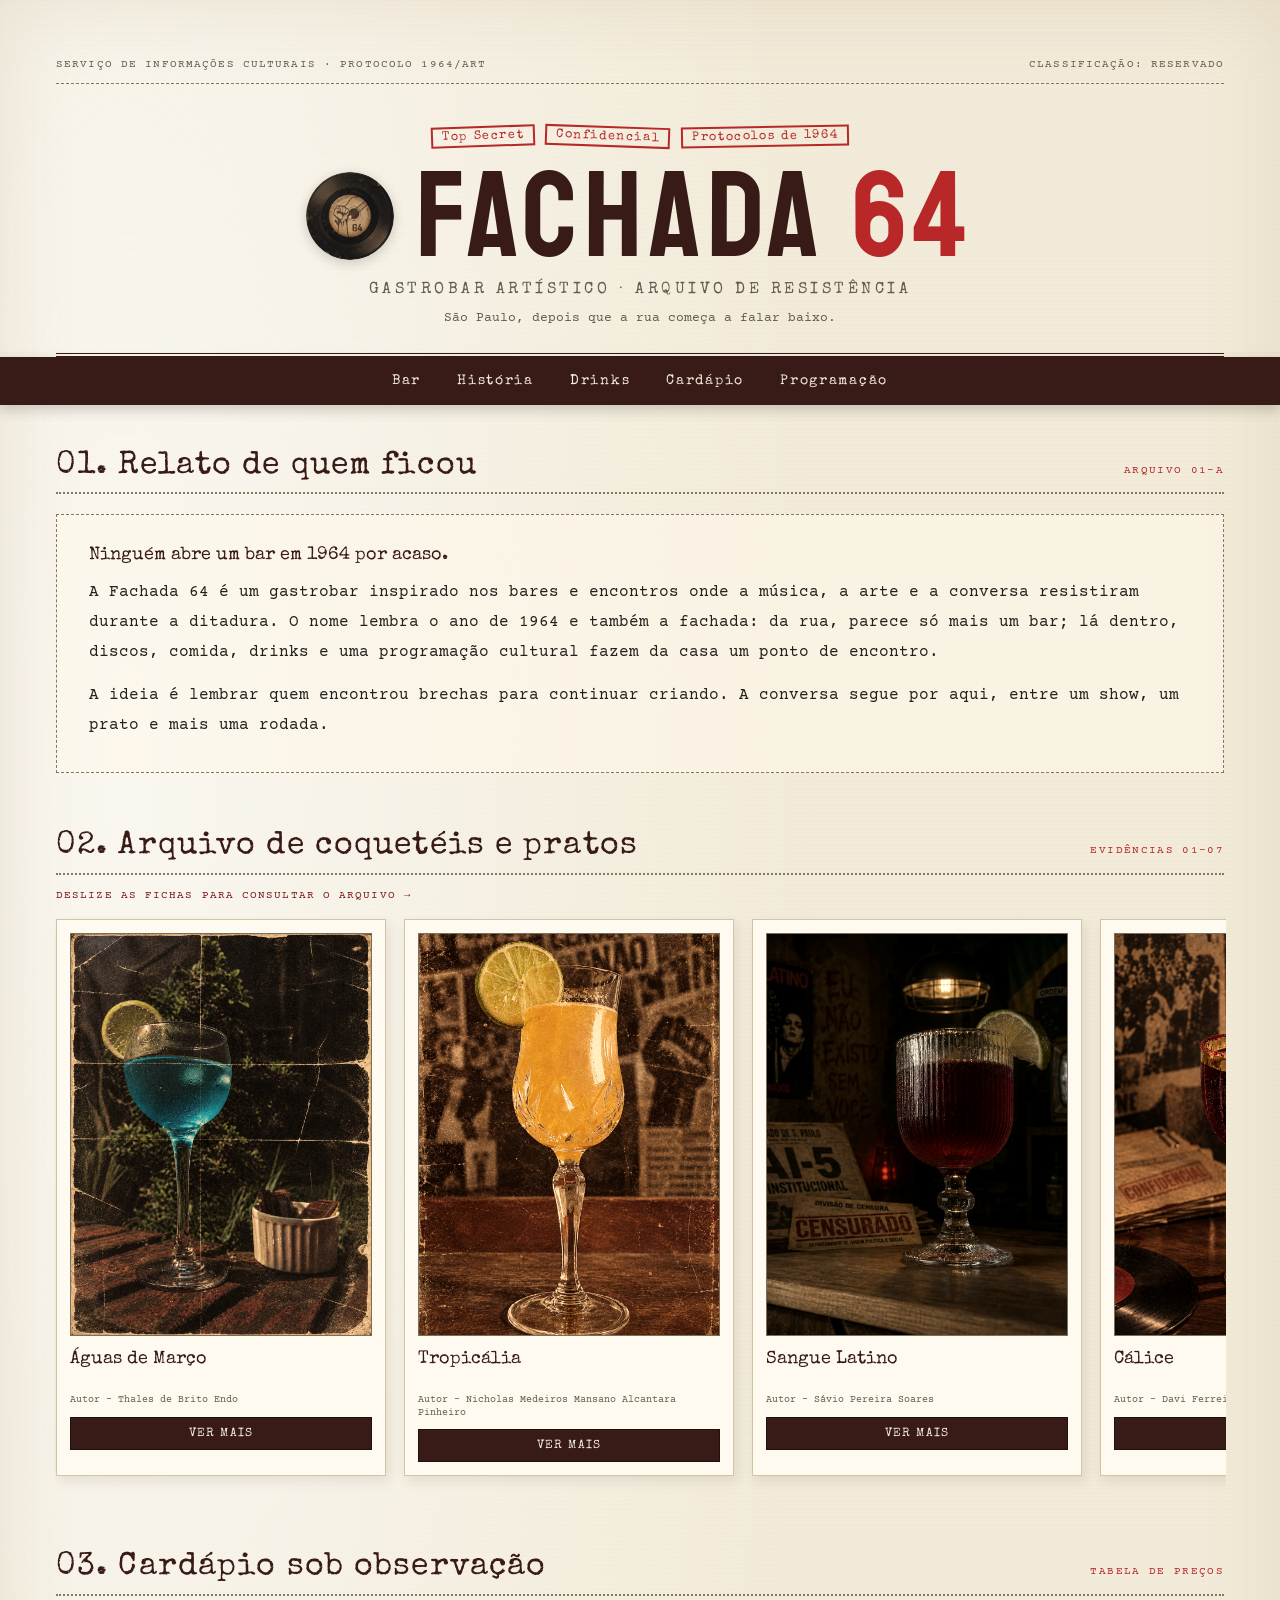
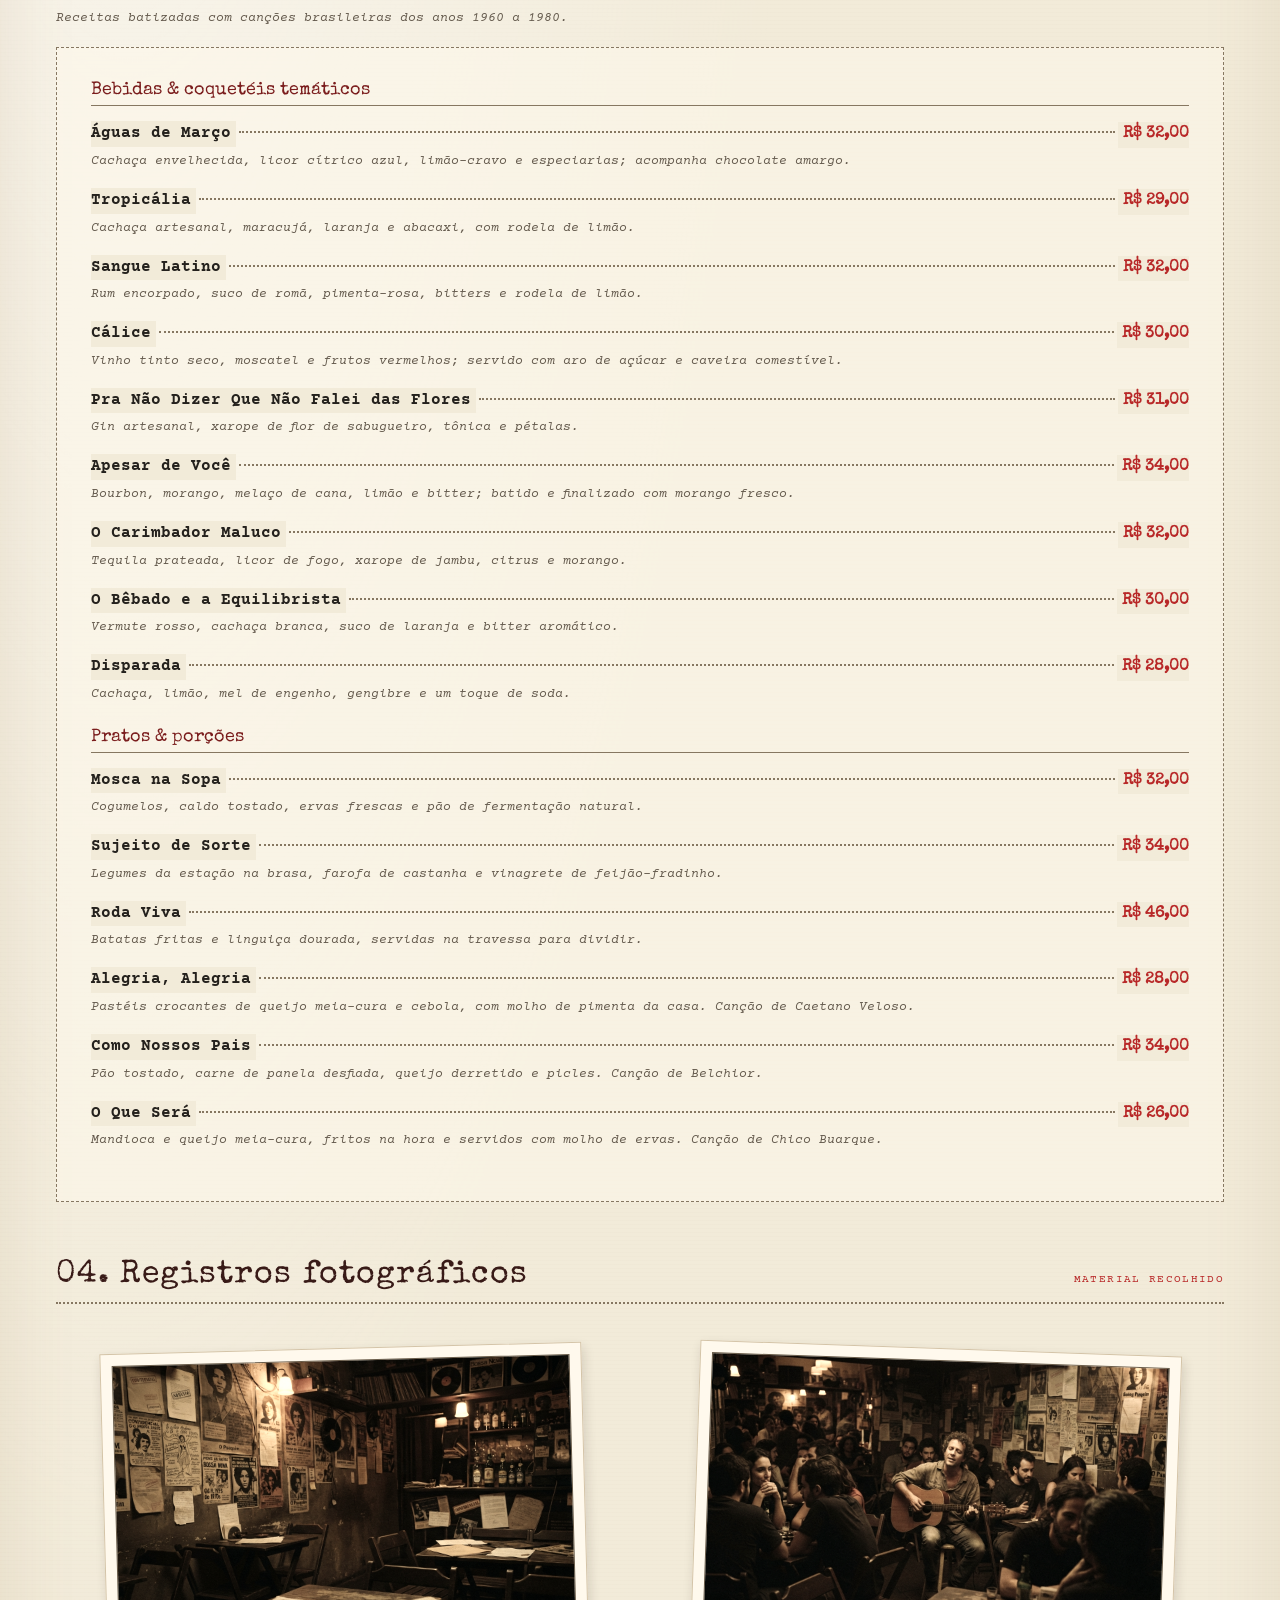
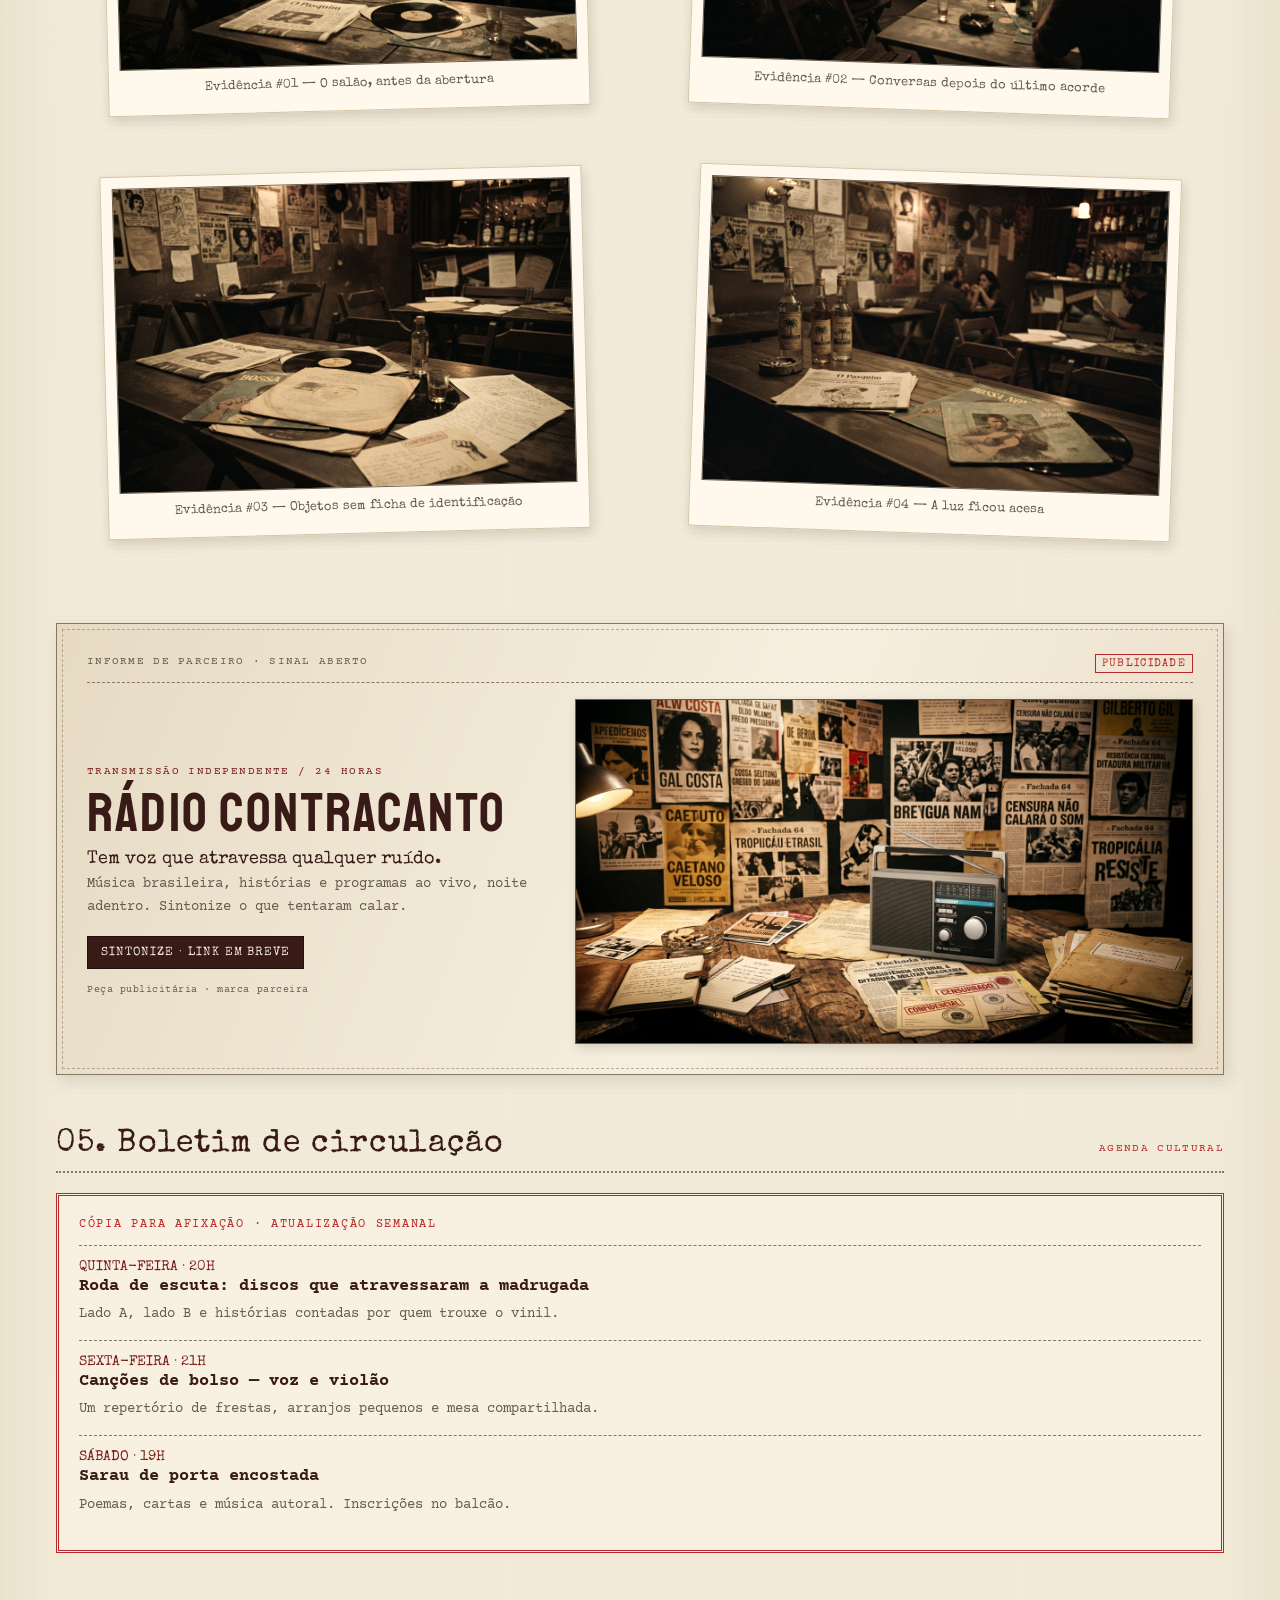
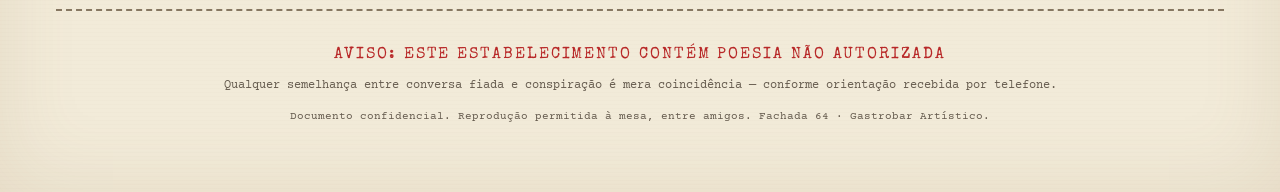
<file: index.html>
<!DOCTYPE html>
<html lang="pt-BR">

<head>
    <meta charset="UTF-8">
    <meta name="viewport" content="width=device-width, initial-scale=1">
    <meta name="theme-color" content="#f2ebd9">
    <title>Fachada 64 — Gastrobar Artístico</title>
    <link rel="preconnect" href="https://fonts.googleapis.com">
    <link rel="preconnect" href="https://fonts.gstatic.com" crossorigin>
    <link
        href="https://fonts.googleapis.com/css2?family=Courier+Prime:wght@400;700&family=Special+Elite&family=Staatliches&display=swap"
        rel="stylesheet">
    <link rel="stylesheet" href="style.css">
    <link rel="icon" href="imagens/icon.png" type="image/png">
</head>

<body>
    <div class="dossier">
        <div class="protocol"><span>Serviço de Informações Culturais · Protocolo 1964/ART</span><span>Classificação:
                reservado</span></div>
        <header class="masthead" id="bar">
            <div class="stamps"><span class="stamp">Top Secret</span><span class="stamp">Confidencial</span><span
                    class="stamp">Protocolos de 1964</span></div>
            <div class="brand-lockup">
                <img class="brand-mark" src="imagens/icon.png" alt="Disco de vinil com s?mbolo de resist?ncia e o n?mero 64">
                <h1>Fachada <span>64</span></h1>
            </div>
            <p class="subtitle">GASTROBAR ARTÍSTICO · ARQUIVO DE RESISTÊNCIA</p>
            <p class="mast-note">São Paulo, depois que a rua começa a falar baixo.</p>
        </header>
        <nav aria-label="Navegação principal">
            <ul class="nav-list">
                <li><a href="#bar">Bar</a></li>
                <li><a href="#historia">História</a></li>
                <li><a href="#drinks">Drinks</a></li>
                <li><a href="#cardapio">Cardápio</a></li>
                <li><a href="#programacao">Programação</a></li>
            </ul>
        </nav>
        <main>
            <section class="section" id="historia">
                <div class="section-head">
                    <h2>01. Relato de quem ficou</h2><span class="section-no">ARQUIVO 01-A</span>
                </div>
                <div class="manifesto">
                    <p class="intro-line">Ningu&eacute;m abre um bar em 1964 por acaso.</p>
                    <p>A Fachada 64 &eacute; um gastrobar inspirado nos bares e encontros onde a m&uacute;sica, a arte e a conversa resistiram durante a ditadura. O nome lembra o ano de 1964 e tamb&eacute;m a fachada: da rua, parece s&oacute; mais um bar; l&aacute; dentro, discos, comida, drinks e uma programa&ccedil;&atilde;o cultural fazem da casa um ponto de encontro.</p>
                    <p>A ideia &eacute; lembrar quem encontrou brechas para continuar criando. A conversa segue por aqui, entre um show, um prato e mais uma rodada.</p>
                </div>
            </section>
            <section class="section" id="drinks">
                <div class="section-head">
                    <h2>02. Arquivo de coquet&eacute;is e pratos</h2><span class="section-no">EVID&Ecirc;NCIAS 01&ndash;07</span>
                </div>
                <p class="carousel-hint">DESLIZE AS FICHAS PARA CONSULTAR O ARQUIVO &rarr;</p>
                <div class="drinks-grid" role="region" aria-label="Arquivo de coquet&eacute;is e pratos; deslize horizontalmente para consultar as fichas" tabindex="0">
                    <article class="drink-card">
                        <img class="drink-thumb" src="imagens/agua-de-mar%C3%A7o-IA.jpg" alt="Foto editada de &Aacute;guas de Mar&ccedil;o">
                        <h3>&Aacute;guas de Mar&ccedil;o</h3>
                        <p class="drink-author-card">Autor - Thales de Brito Endo</p>
                        <a class="view-more" href="drinks/aguas-de-marco.html">VER MAIS</a>
                    </article>
                    <article class="drink-card">
                        <img class="drink-thumb" src="imagens/tropicalia-IA.jpg" alt="Foto editada de Tropic&aacute;lia">
                        <h3>Tropic&aacute;lia</h3>
                        <p class="drink-author-card">Autor - Nicholas Medeiros Mansano Alcantara Pinheiro</p>
                        <a class="view-more" href="drinks/tropicalia.html">VER MAIS</a>
                    </article>
                    <article class="drink-card">
                        <img class="drink-thumb sangue-latino-thumb" src="imagens/sangue-latino-IA.jpg" alt="Foto editada de Sangue Latino">
                        <h3>Sangue Latino</h3>
                        <p class="drink-author-card">Autor - S&aacute;vio Pereira Soares</p>
                        <a class="view-more" href="drinks/sangue-latino.html">VER MAIS</a>
                    </article>
                    <article class="drink-card">
                        <img class="drink-thumb" src="imagens/c%C3%A1lice-IA.png" alt="Foto editada de C&aacute;lice">
                        <h3>C&aacute;lice</h3>
                        <p class="drink-author-card">Autor - Davi Ferreira Oliveira</p>
                        <a class="view-more" href="drinks/calice.html">VER MAIS</a>
                    </article>
                    <article class="drink-card">
                        <img class="drink-thumb" src="imagens/apesar-de-voc%C3%AA-IA.png" alt="Foto editada de Apesar de Voc&ecirc;">
                        <h3>Apesar de Voc&ecirc;</h3>
                        <p class="drink-author-card">Autor - Carlos Eduardo Silva Santos</p>
                        <a class="view-more" href="drinks/apesar-de-voce.html">VER MAIS</a>
                    </article>
                    <article class="drink-card">
                        <img class="drink-thumb" src="imagens/carimbador-maluco-IA.png" alt="Foto editada de O Carimbador Maluco">
                        <h3>O Carimbador Maluco</h3>
                        <p class="drink-author-card">Autor - Miguel Fernandes Cavalcanti da Silva</p>
                        <a class="view-more" href="drinks/carimbador-maluco.html">VER MAIS</a>
                    </article>
                    <article class="drink-card">
                        <img class="drink-thumb" src="imagens/roda-viva-IA.png" alt="Foto editada da por&ccedil;&atilde;o Roda Viva">
                        <h3>Roda Viva</h3>
                        <p class="drink-author-card">Autor - Davi Medeiros Beserra</p>
                        <a class="view-more" href="drinks/roda-viva.html">VER MAIS</a>
                    </article>
                </div>
            </section>
            <section class="section" id="cardapio">
                <div class="section-head">
                    <h2>03. Cardápio sob observação</h2><span class="section-no">TABELA DE PREÇOS</span>
                </div>
                <p class="menu-intro">Receitas batizadas com can&ccedil;&otilde;es brasileiras dos anos 1960 a 1980.</p>
                <div class="menu-sheet">
                    <h3 class="menu-subtitle">Bebidas &amp; coquet&eacute;is tem&aacute;ticos</h3>
                    <div class="menu-item">
                        <div class="item-line"><span class="item-name">&Aacute;guas de Mar&ccedil;o</span><span class="item-dots"></span><span class="item-price">R$ 32,00</span></div>
                        <p class="item-desc">Cacha&ccedil;a envelhecida, licor c&iacute;trico azul, lim&atilde;o-cravo e especiarias; acompanha chocolate amargo.</p>
                    </div>
                    <div class="menu-item">
                        <div class="item-line"><span class="item-name">Tropic&aacute;lia</span><span class="item-dots"></span><span class="item-price">R$ 29,00</span></div>
                        <p class="item-desc">Cacha&ccedil;a artesanal, maracuj&aacute;, laranja e abacaxi, com rodela de lim&atilde;o.</p>
                    </div>
                    <div class="menu-item">
                        <div class="item-line"><span class="item-name">Sangue Latino</span><span class="item-dots"></span><span class="item-price">R$ 32,00</span></div>
                        <p class="item-desc">Rum encorpado, suco de rom&atilde;, pimenta-rosa, bitters e rodela de lim&atilde;o.</p>
                    </div>
                    <div class="menu-item">
                        <div class="item-line"><span class="item-name">C&aacute;lice</span><span class="item-dots"></span><span class="item-price">R$ 30,00</span></div>
                        <p class="item-desc">Vinho tinto seco, moscatel e frutos vermelhos; servido com aro de a&ccedil;&uacute;car e caveira comest&iacute;vel.</p>
                    </div>
                    <div class="menu-item">
                        <div class="item-line"><span class="item-name">Pra N&atilde;o Dizer Que N&atilde;o Falei das Flores</span><span class="item-dots"></span><span class="item-price">R$ 31,00</span></div>
                        <p class="item-desc">Gin artesanal, xarope de flor de sabugueiro, t&ocirc;nica e p&eacute;talas.</p>
                    </div>
                    <div class="menu-item">
                        <div class="item-line"><span class="item-name">Apesar de Voc&ecirc;</span><span class="item-dots"></span><span class="item-price">R$ 34,00</span></div>
                        <p class="item-desc">Bourbon, morango, mela&ccedil;o de cana, lim&atilde;o e bitter; batido e finalizado com morango fresco.</p>
                    </div>
                    <div class="menu-item">
                        <div class="item-line"><span class="item-name">O Carimbador Maluco</span><span class="item-dots"></span><span class="item-price">R$ 32,00</span></div>
                        <p class="item-desc">Tequila prateada, licor de fogo, xarope de jambu, citrus e morango.</p>
                    </div>
                    <div class="menu-item">
                        <div class="item-line"><span class="item-name">O B&ecirc;bado e a Equilibrista</span><span class="item-dots"></span><span class="item-price">R$ 30,00</span></div>
                        <p class="item-desc">Vermute rosso, cacha&ccedil;a branca, suco de laranja e bitter arom&aacute;tico.</p>
                    </div>
                    <div class="menu-item">
                        <div class="item-line"><span class="item-name">Disparada</span><span class="item-dots"></span><span class="item-price">R$ 28,00</span></div>
                        <p class="item-desc">Cacha&ccedil;a, lim&atilde;o, mel de engenho, gengibre e um toque de soda.</p>
                    </div>
                    <h3 class="menu-subtitle">Pratos &amp; por&ccedil;&otilde;es</h3>
                    <div class="menu-item">
                        <div class="item-line"><span class="item-name">Mosca na Sopa</span><span class="item-dots"></span><span class="item-price">R$ 32,00</span></div>
                        <p class="item-desc">Cogumelos, caldo tostado, ervas frescas e p&atilde;o de fermenta&ccedil;&atilde;o natural.</p>
                    </div>
                    <div class="menu-item">
                        <div class="item-line"><span class="item-name">Sujeito de Sorte</span><span class="item-dots"></span><span class="item-price">R$ 34,00</span></div>
                        <p class="item-desc">Legumes da esta&ccedil;&atilde;o na brasa, farofa de castanha e vinagrete de feij&atilde;o-fradinho.</p>
                    </div>
                    <div class="menu-item">
                        <div class="item-line"><span class="item-name">Roda Viva</span><span class="item-dots"></span><span class="item-price">R$ 46,00</span></div>
                        <p class="item-desc">Batatas fritas e lingui&ccedil;a dourada, servidas na travessa para dividir.</p>
                    </div>
                    <div class="menu-item">
                        <div class="item-line"><span class="item-name">Alegria, Alegria</span><span class="item-dots"></span><span class="item-price">R$ 28,00</span></div>
                        <p class="item-desc">Past&eacute;is crocantes de queijo meia-cura e cebola, com molho de pimenta da casa. Can&ccedil;&atilde;o de Caetano Veloso.</p>
                    </div>
                    <div class="menu-item">
                        <div class="item-line"><span class="item-name">Como Nossos Pais</span><span class="item-dots"></span><span class="item-price">R$ 34,00</span></div>
                        <p class="item-desc">P&atilde;o tostado, carne de panela desfiada, queijo derretido e picles. Can&ccedil;&atilde;o de Belchior.</p>
                    </div>
                    <div class="menu-item">
                        <div class="item-line"><span class="item-name">O Que Ser&aacute;</span><span class="item-dots"></span><span class="item-price">R$ 26,00</span></div>
                        <p class="item-desc">Mandioca e queijo meia-cura, fritos na hora e servidos com molho de ervas. Can&ccedil;&atilde;o de Chico Buarque.</p>
                    </div>
                </div>
            </section>
            <section class="section">
                <div class="section-head">
                    <h2>04. Registros fotográficos</h2><span class="section-no">MATERIAL RECOLHIDO</span>
                </div>
                <div class="evidence-grid">
                    <figure class="polaroid">
                        <img src="imagens/evidencia01.jpg" alt="Sal&atilde;o vazio da Fachada 64 antes da abertura, com cartazes e discos nas paredes">
                        <figcaption class="caption">Evid&ecirc;ncia #01 &mdash; O sal&atilde;o, antes da abertura</figcaption>
                    </figure>
                    <figure class="polaroid">
                        <img src="imagens/evidencia02.jpg" alt="P&uacute;blico reunido em volta de um m&uacute;sico tocando viol&atilde;o no bar">
                        <figcaption class="caption">Evid&ecirc;ncia #02 &mdash; Conversas depois do &uacute;ltimo acorde</figcaption>
                    </figure>
                    <figure class="polaroid">
                        <img src="imagens/evidencia03.jpg" alt="Discos, jornais e pap&eacute;is espalhados sobre uma mesa">
                        <figcaption class="caption">Evid&ecirc;ncia #03 &mdash; Objetos sem ficha de identifica&ccedil;&atilde;o</figcaption>
                    </figure>
                    <figure class="polaroid">
                        <img src="imagens/evidencia04.jpg" alt="Mesa com discos e jornais no bar ainda iluminado durante a noite">
                        <figcaption class="caption">Evid&ecirc;ncia #04 &mdash; A luz ficou acesa</figcaption>
                    </figure>
                </div>
            </section>
            <aside class="partner-ad" aria-labelledby="partner-ad-title">
                <div class="partner-ad-head">
                    <span class="partner-label">INFORME DE PARCEIRO &middot; SINAL ABERTO</span>
                    <span class="partner-class">PUBLICIDADE</span>
                </div>
                <div class="partner-ad-body">
                    <div class="partner-ad-copy">
                        <p class="partner-frequency">TRANSMISS&Atilde;O INDEPENDENTE / 24 HORAS</p>
                        <h2 id="partner-ad-title">R&aacute;dio Contracanto</h2>
                        <p class="partner-tagline">Tem voz que atravessa qualquer ru&iacute;do.</p>
                        <p class="partner-copy">M&uacute;sica brasileira, hist&oacute;rias e programas ao vivo, noite adentro. Sintonize o que tentaram calar.</p>
                        <span class="partner-link">SINTONIZE &middot; LINK EM BREVE</span>
                        <p class="partner-footnote">Pe&ccedil;a publicit&aacute;ria &middot; marca parceira</p>
                    </div>
                    <img class="partner-ad-image" src="imagens/radio-contracanto-EDITADA.png" alt="R&aacute;dio antiga sobre uma mesa com recortes de jornais e cartazes de m&uacute;sica brasileira">
                </div>
            </aside>
            <section class="section" id="programacao">
                <div class="section-head">
                    <h2>05. Boletim de circulação</h2><span class="section-no">AGENDA CULTURAL</span>
                </div>
                <div class="bulletin">
                    <p class="bulletin-kicker">CÓPIA PARA AFIXAÇÃO · ATUALIZAÇÃO SEMANAL</p>
                    <ul class="agenda">
                        <li><time>QUINTA-FEIRA · 20H</time><strong>Roda de escuta: discos que atravessaram a
                                madrugada</strong>
                            <p>Lado A, lado B e histórias contadas por quem trouxe o vinil.</p>
                        </li>
                        <li><time>SEXTA-FEIRA · 21H</time><strong>Canções de bolso — voz e violão</strong>
                            <p>Um repertório de frestas, arranjos pequenos e mesa compartilhada.</p>
                        </li>
                        <li><time>SÁBADO · 19H</time><strong>Sarau de porta encostada</strong>
                            <p>Poemas, cartas e música autoral. Inscrições no balcão.</p>
                        </li>
                    </ul>
                </div>
            </section>
        </main>
        <footer>
            <p class="footer-stamp">AVISO: ESTE ESTABELECIMENTO CONTÉM POESIA NÃO AUTORIZADA</p>
            <p>Qualquer semelhança entre conversa fiada e conspiração é mera coincidência — conforme orientação recebida
                por telefone.</p>
            <p class="footer-small">Documento confidencial. Reprodução permitida à mesa, entre amigos. Fachada 64 ·
                Gastrobar Artístico.</p>
        </footer>
    </div>
</body>

</html>
</file>
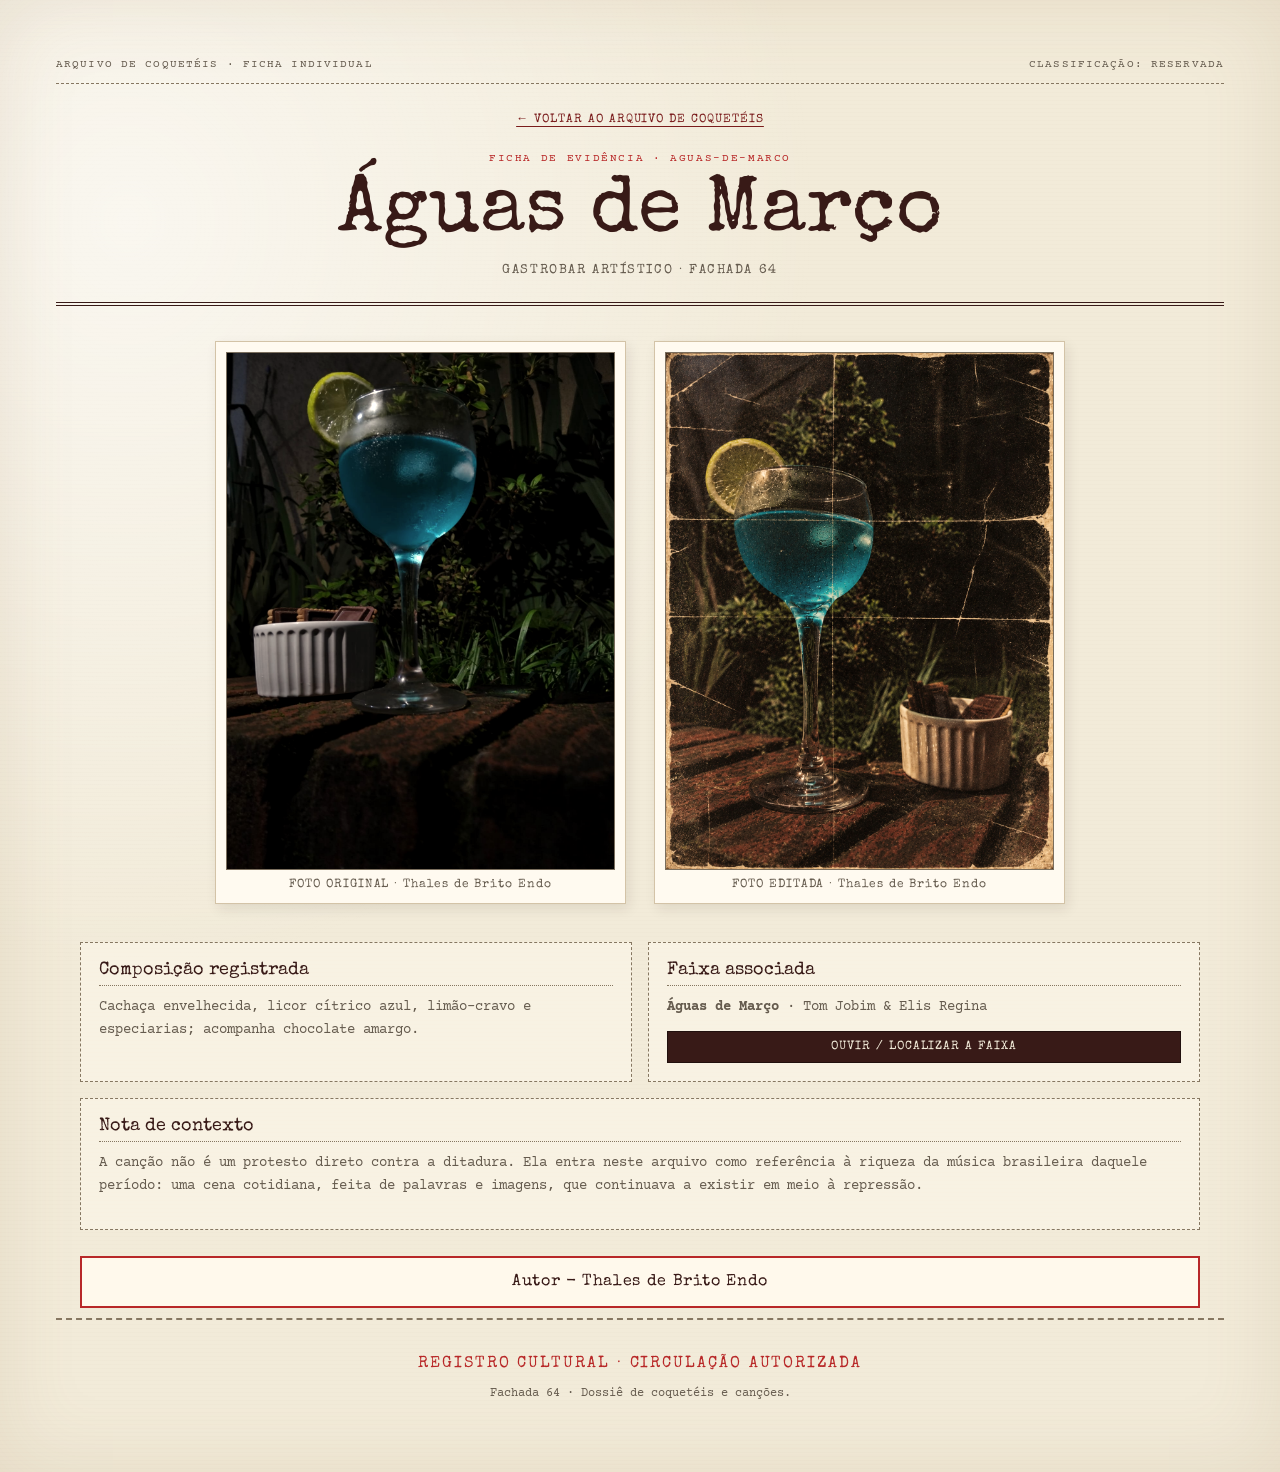
<file: drinks/aguas-de-marco.html>
<!DOCTYPE html>
<html lang="pt-BR">
<head>
    <meta charset="UTF-8">
    <meta name="viewport" content="width=device-width, initial-scale=1">
    <title>&Aacute;guas de Mar&ccedil;o | Arquivo Fachada 64</title>
    <link rel="preconnect" href="https://fonts.googleapis.com">
    <link rel="preconnect" href="https://fonts.gstatic.com" crossorigin>
    <link href="https://fonts.googleapis.com/css2?family=Courier+Prime:wght@400;700&family=Special+Elite&family=Staatliches&display=swap" rel="stylesheet">
    <link rel="stylesheet" href="../style.css">
</head>
<body>
    <div class="dossier">
        <div class="protocol"><span>Arquivo de coquet&eacute;is &middot; Ficha individual</span><span>Classifica&ccedil;&atilde;o: reservada</span></div>
        <header class="drink-detail-header">
            <a class="back-to-archive" href="../index.html#drinks">&larr; VOLTAR AO ARQUIVO DE COQUET&Eacute;IS</a>
            <p class="detail-kicker">FICHA DE EVID&Ecirc;NCIA &middot; AGUAS-DE-MARCO</p>
            <h1>&Aacute;guas de Mar&ccedil;o</h1>
            <p class="detail-subtitle">GASTROBAR ART&Iacute;STICO &middot; FACHADA 64</p>
        </header>
        <main class="drink-detail">
            <section class="detail-photo-pair" aria-label="Fotografias original e editada do drink">
                    <figure class="detail-photo original">
                        <img src="../imagens/agua-de-mar%C3%A7o.jpg" alt="foto original do drink &Aacute;guas de Mar&ccedil;o">
                        <figcaption>FOTO ORIGINAL &middot; Thales de Brito Endo</figcaption>
                    </figure>
                    <figure class="detail-photo edited">
                        <img src="../imagens/agua-de-mar%C3%A7o-IA.jpg" alt="foto editada do drink &Aacute;guas de Mar&ccedil;o">
                        <figcaption>FOTO EDITADA &middot; Thales de Brito Endo</figcaption>
                    </figure>
            </section>
            <div class="detail-record-grid">
                <section class="record-panel">
                    <h2>Composi&ccedil;&atilde;o registrada</h2>
                    <p>Cacha&ccedil;a envelhecida, licor c&iacute;trico azul, lim&atilde;o-cravo e especiarias; acompanha chocolate amargo.</p>
                </section>
                <section class="record-panel">
                    <h2>Faixa associada</h2>
                    <p><strong>&Aacute;guas de Mar&ccedil;o</strong> &middot; Tom Jobim & Elis Regina</p>
                    <a class="song" href="https://www.youtube.com/results?search_query=Aguas+de+Marco+Tom+Jobim+Elis+Regina" target="_blank" rel="noopener noreferrer">OUVIR / LOCALIZAR A FAIXA</a>
                </section>
                <section class="record-panel record-wide">
                    <h2>Nota de contexto</h2>
                    <p>A can&ccedil;&atilde;o n&atilde;o &eacute; um protesto direto contra a ditadura. Ela entra neste arquivo como refer&ecirc;ncia &agrave; riqueza da m&uacute;sica brasileira daquele per&iacute;odo: uma cena cotidiana, feita de palavras e imagens, que continuava a existir em meio &agrave; repress&atilde;o.</p>
                    
                </section>
            </div>
            <p class="drink-author-detail">Autor - Thales de Brito Endo</p>
        </main>
        <footer><p class="footer-stamp">REGISTRO CULTURAL &middot; CIRCULA&Ccedil;&Atilde;O AUTORIZADA</p><p>Fachada 64 &middot; Dossi&ecirc; de coquet&eacute;is e can&ccedil;&otilde;es.</p></footer>
    </div>
</body>
</html>
</file>
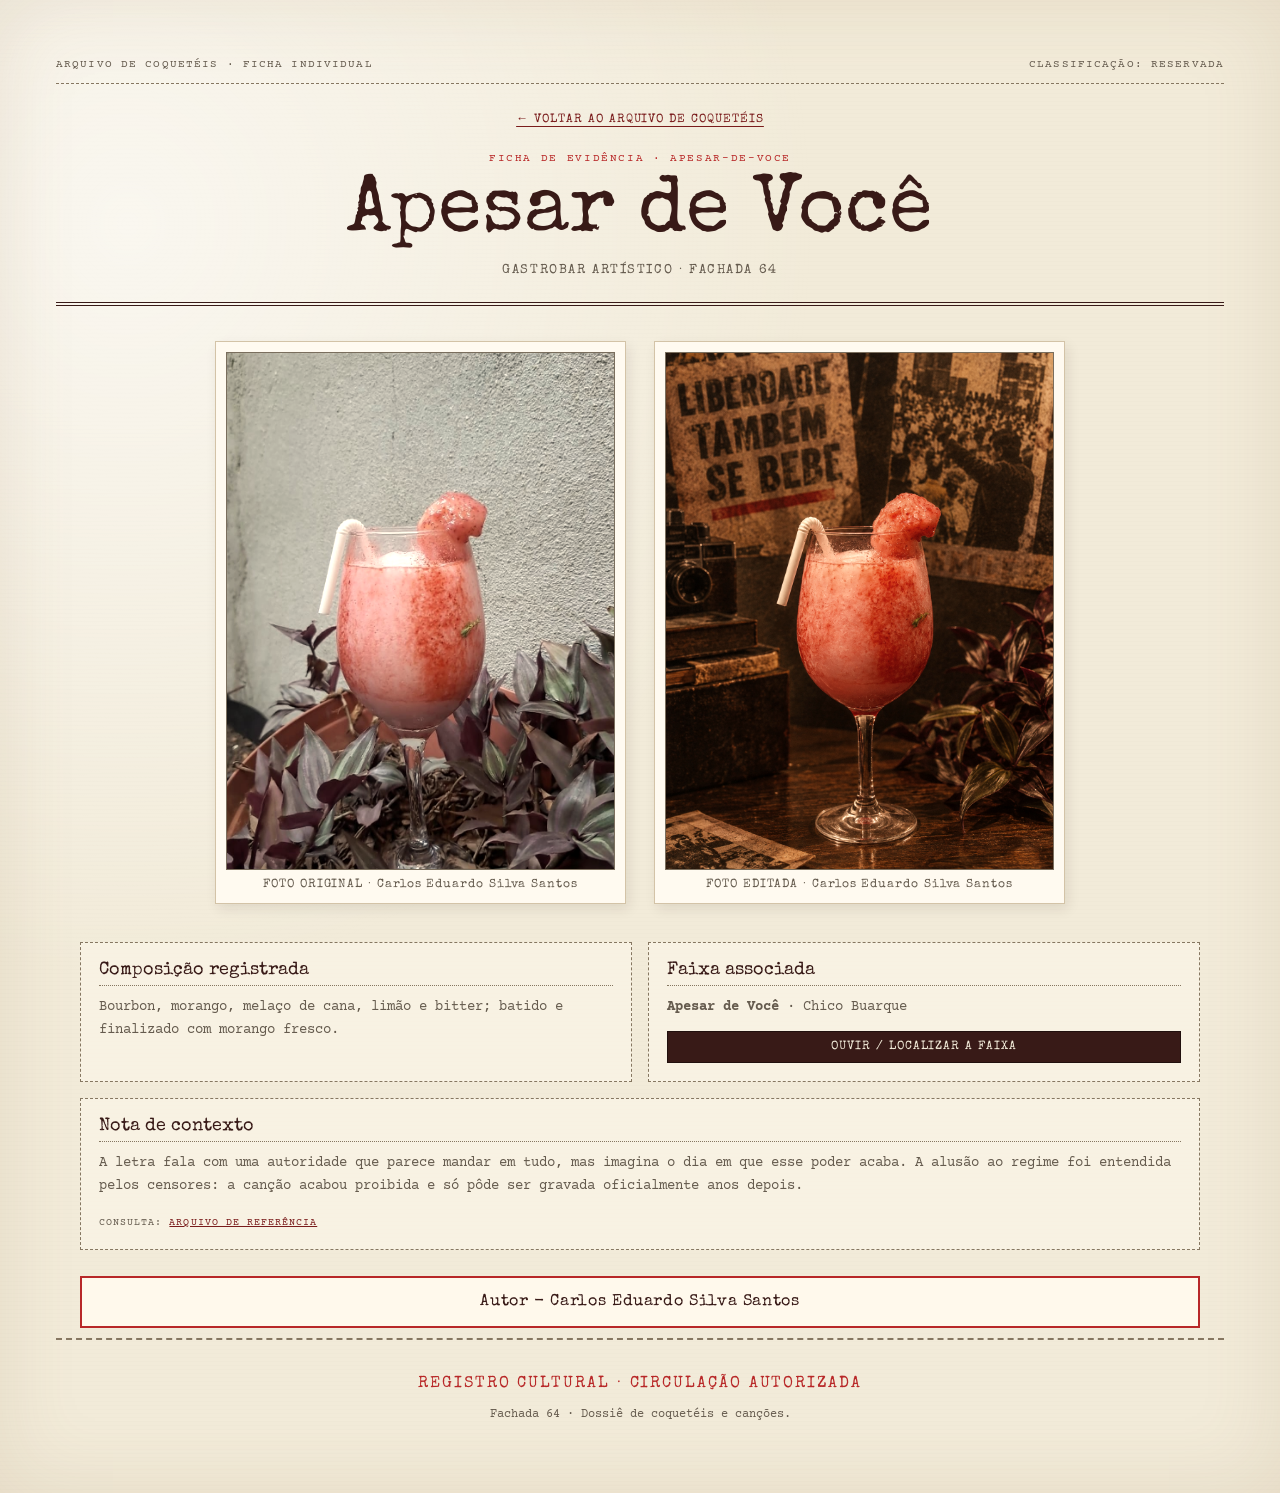
<file: drinks/apesar-de-voce.html>
<!DOCTYPE html>
<html lang="pt-BR">
<head>
    <meta charset="UTF-8">
    <meta name="viewport" content="width=device-width, initial-scale=1">
    <title>Apesar de Voc&ecirc; | Arquivo Fachada 64</title>
    <link rel="preconnect" href="https://fonts.googleapis.com">
    <link rel="preconnect" href="https://fonts.gstatic.com" crossorigin>
    <link href="https://fonts.googleapis.com/css2?family=Courier+Prime:wght@400;700&family=Special+Elite&family=Staatliches&display=swap" rel="stylesheet">
    <link rel="stylesheet" href="../style.css">
</head>
<body>
    <div class="dossier">
        <div class="protocol"><span>Arquivo de coquet&eacute;is &middot; Ficha individual</span><span>Classifica&ccedil;&atilde;o: reservada</span></div>
        <header class="drink-detail-header">
            <a class="back-to-archive" href="../index.html#drinks">&larr; VOLTAR AO ARQUIVO DE COQUET&Eacute;IS</a>
            <p class="detail-kicker">FICHA DE EVID&Ecirc;NCIA &middot; APESAR-DE-VOCE</p>
            <h1>Apesar de Voc&ecirc;</h1>
            <p class="detail-subtitle">GASTROBAR ART&Iacute;STICO &middot; FACHADA 64</p>
        </header>
        <main class="drink-detail">
            <section class="detail-photo-pair" aria-label="Fotografias original e editada do drink">
                    <figure class="detail-photo original">
                        <img src="../imagens/apesar-de-voc%C3%AA.jpg" alt="foto original do drink Apesar de Voc&ecirc;">
                        <figcaption>FOTO ORIGINAL &middot; Carlos Eduardo Silva Santos</figcaption>
                    </figure>
                    <figure class="detail-photo edited">
                        <img src="../imagens/apesar-de-voc%C3%AA-IA.png" alt="Foto editada do drink Apesar de Voc&ecirc;">
                        <figcaption>FOTO EDITADA &middot; Carlos Eduardo Silva Santos</figcaption>
                    </figure>
            </section>
            <div class="detail-record-grid">
                <section class="record-panel">
                    <h2>Composi&ccedil;&atilde;o registrada</h2>
                    <p>Bourbon, morango, mela&ccedil;o de cana, lim&atilde;o e bitter; batido e finalizado com morango fresco.</p>
                </section>
                <section class="record-panel">
                    <h2>Faixa associada</h2>
                    <p><strong>Apesar de Voc&ecirc;</strong> &middot; Chico Buarque</p>
                    <a class="song" href="https://www.youtube.com/results?search_query=Apesar+de+Voce+Chico+Buarque" target="_blank" rel="noopener noreferrer">OUVIR / LOCALIZAR A FAIXA</a>
                </section>
                <section class="record-panel record-wide">
                    <h2>Nota de contexto</h2>
                    <p>A letra fala com uma autoridade que parece mandar em tudo, mas imagina o dia em que esse poder acaba. A alus&atilde;o ao regime foi entendida pelos censores: a can&ccedil;&atilde;o acabou proibida e s&oacute; p&ocirc;de ser gravada oficialmente anos depois.</p>
                    <p class="record-source">CONSULTA: <a href="https://memoriasdaditadura.org.br/cultura/chico-buarque/" target="_blank" rel="noopener noreferrer">ARQUIVO DE REFER&Ecirc;NCIA</a></p>
                </section>
            </div>
            <p class="drink-author-detail">Autor - Carlos Eduardo Silva Santos</p>
        </main>
        <footer><p class="footer-stamp">REGISTRO CULTURAL &middot; CIRCULA&Ccedil;&Atilde;O AUTORIZADA</p><p>Fachada 64 &middot; Dossi&ecirc; de coquet&eacute;is e can&ccedil;&otilde;es.</p></footer>
    </div>
</body>
</html>
</file>
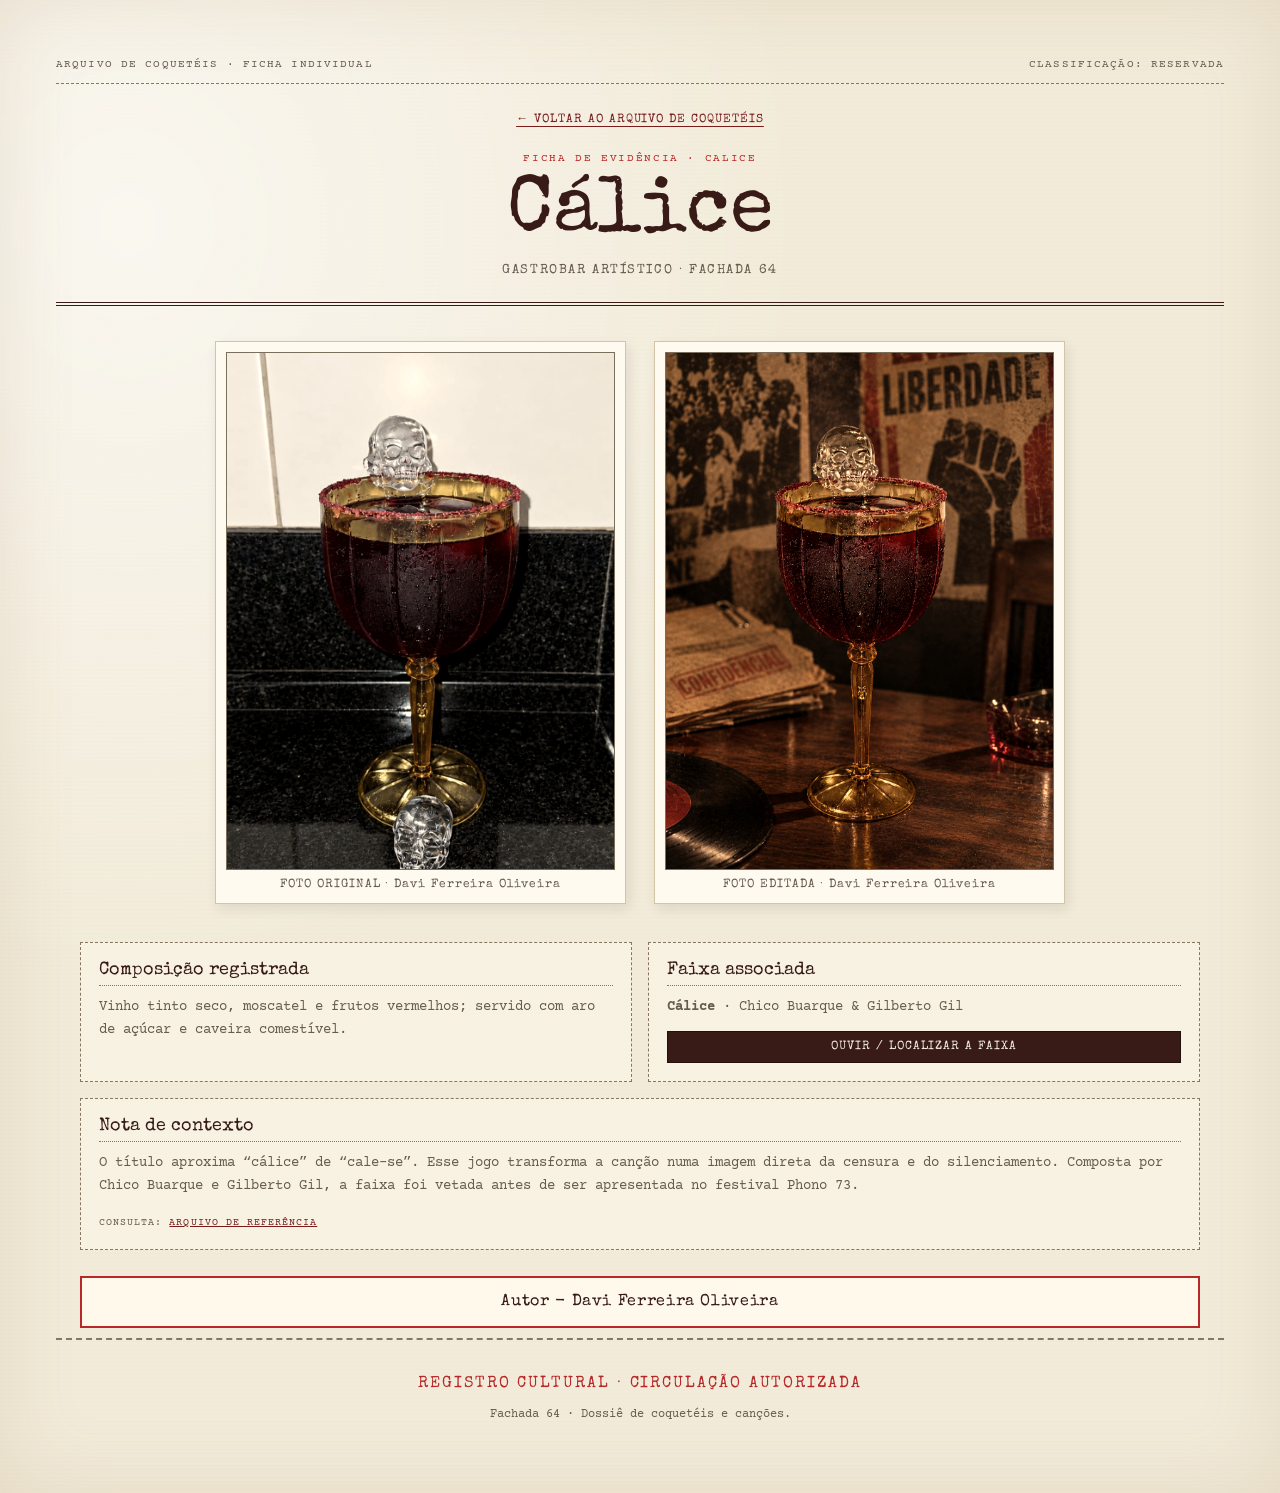
<file: drinks/calice.html>
<!DOCTYPE html>
<html lang="pt-BR">
<head>
    <meta charset="UTF-8">
    <meta name="viewport" content="width=device-width, initial-scale=1">
    <title>C&aacute;lice | Arquivo Fachada 64</title>
    <link rel="preconnect" href="https://fonts.googleapis.com">
    <link rel="preconnect" href="https://fonts.gstatic.com" crossorigin>
    <link href="https://fonts.googleapis.com/css2?family=Courier+Prime:wght@400;700&family=Special+Elite&family=Staatliches&display=swap" rel="stylesheet">
    <link rel="stylesheet" href="../style.css">
</head>
<body>
    <div class="dossier">
        <div class="protocol"><span>Arquivo de coquet&eacute;is &middot; Ficha individual</span><span>Classifica&ccedil;&atilde;o: reservada</span></div>
        <header class="drink-detail-header">
            <a class="back-to-archive" href="../index.html#drinks">&larr; VOLTAR AO ARQUIVO DE COQUET&Eacute;IS</a>
            <p class="detail-kicker">FICHA DE EVID&Ecirc;NCIA &middot; CALICE</p>
            <h1>C&aacute;lice</h1>
            <p class="detail-subtitle">GASTROBAR ART&Iacute;STICO &middot; FACHADA 64</p>
        </header>
        <main class="drink-detail">
            <section class="detail-photo-pair" aria-label="Fotografias original e editada do drink">
                    <figure class="detail-photo original">
                        <img src="../imagens/c%C3%A1lice.jpg" alt="Foto original do drink C&aacute;lice">
                        <figcaption>FOTO ORIGINAL &middot; Davi Ferreira Oliveira</figcaption>
                    </figure>
                    <figure class="detail-photo edited">
                        <img src="../imagens/c%C3%A1lice-IA.png" alt="Foto editada do drink C&aacute;lice">
                        <figcaption>FOTO EDITADA &middot; Davi Ferreira Oliveira</figcaption>
                    </figure>
            </section>
            <div class="detail-record-grid">
                <section class="record-panel">
                    <h2>Composi&ccedil;&atilde;o registrada</h2>
                    <p>Vinho tinto seco, moscatel e frutos vermelhos; servido com aro de a&ccedil;&uacute;car e caveira comest&iacute;vel.</p>
                </section>
                <section class="record-panel">
                    <h2>Faixa associada</h2>
                    <p><strong>C&aacute;lice</strong> &middot; Chico Buarque & Gilberto Gil</p>
                    <a class="song" href="https://www.youtube.com/results?search_query=Calice+Chico+Buarque+Gilberto+Gil" target="_blank" rel="noopener noreferrer">OUVIR / LOCALIZAR A FAIXA</a>
                </section>
                <section class="record-panel record-wide">
                    <h2>Nota de contexto</h2>
                    <p>O t&iacute;tulo aproxima &ldquo;c&aacute;lice&rdquo; de &ldquo;cale-se&rdquo;. Esse jogo transforma a can&ccedil;&atilde;o numa imagem direta da censura e do silenciamento. Composta por Chico Buarque e Gilberto Gil, a faixa foi vetada antes de ser apresentada no festival Phono 73.</p>
                    <p class="record-source">CONSULTA: <a href="https://memoriasdaditadura.org.br/cultura/calice/" target="_blank" rel="noopener noreferrer">ARQUIVO DE REFER&Ecirc;NCIA</a></p>
                </section>
            </div>
            <p class="drink-author-detail">Autor - Davi Ferreira Oliveira</p>
        </main>
        <footer><p class="footer-stamp">REGISTRO CULTURAL &middot; CIRCULA&Ccedil;&Atilde;O AUTORIZADA</p><p>Fachada 64 &middot; Dossi&ecirc; de coquet&eacute;is e can&ccedil;&otilde;es.</p></footer>
    </div>
</body>
</html>
</file>
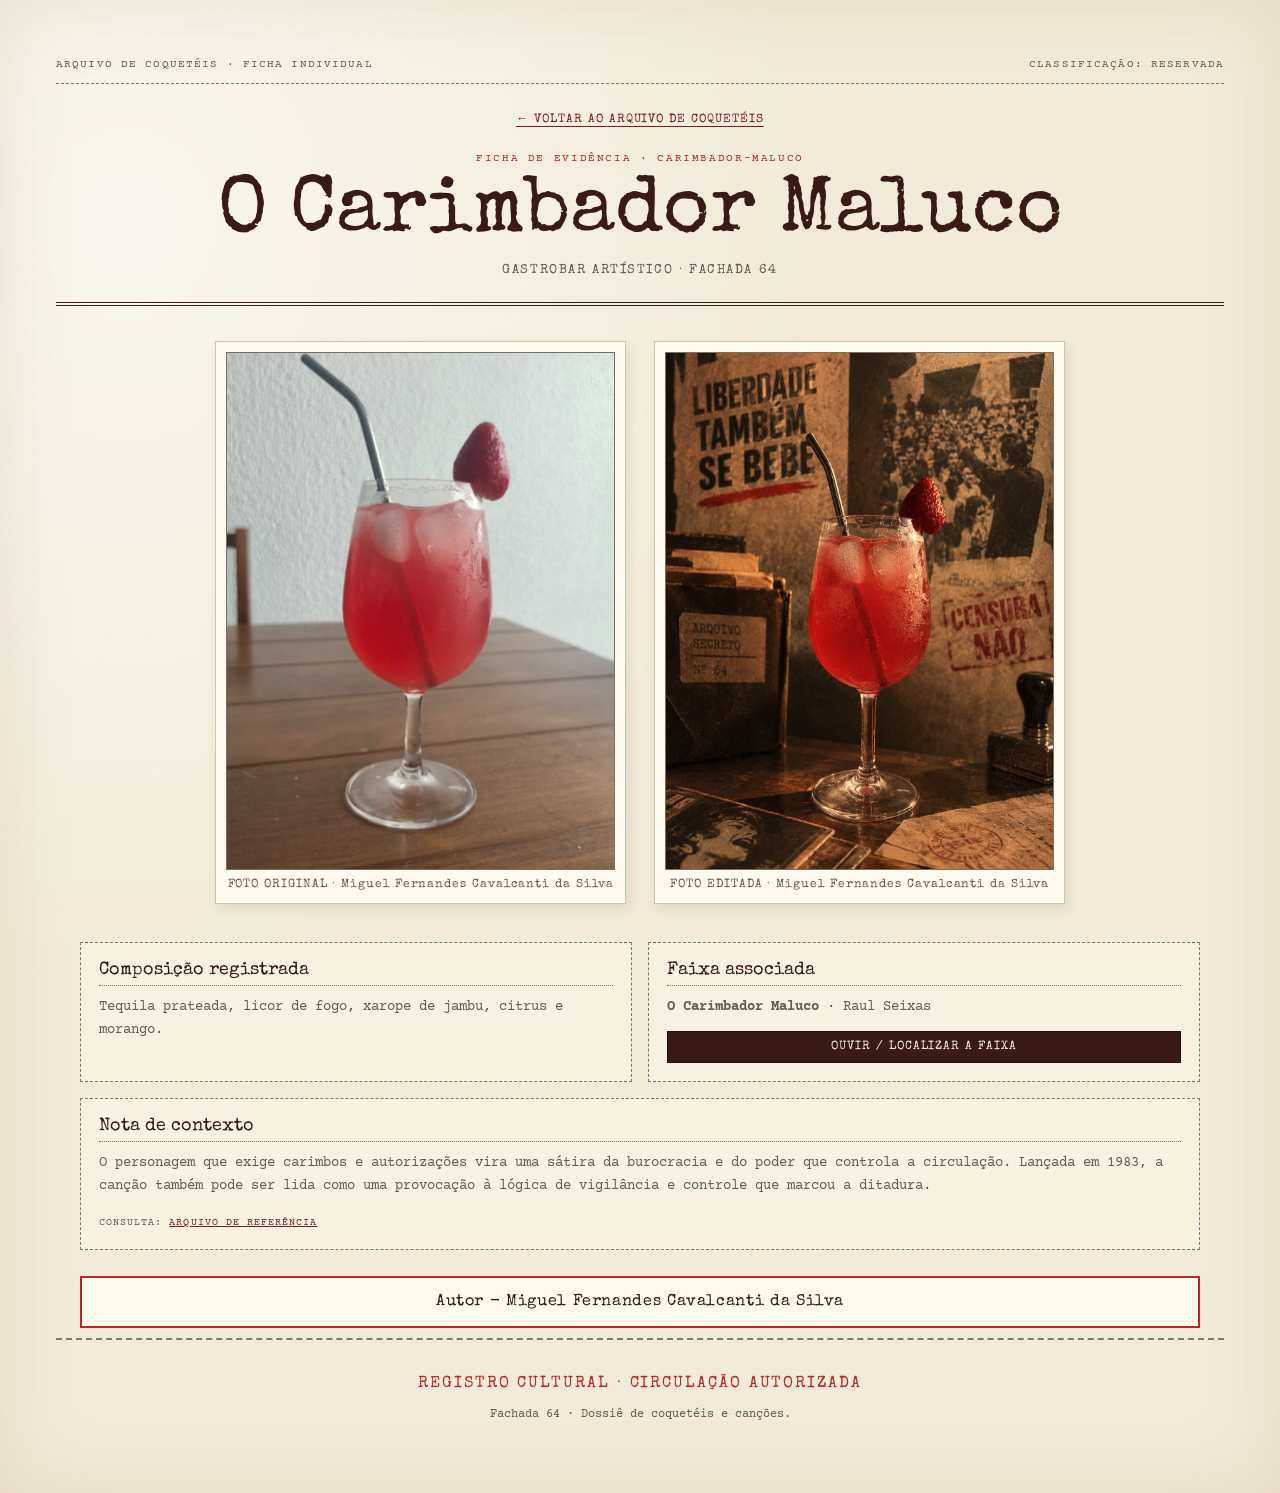
<file: drinks/carimbador-maluco.html>
<!DOCTYPE html>
<html lang="pt-BR">
<head>
    <meta charset="UTF-8">
    <meta name="viewport" content="width=device-width, initial-scale=1">
    <title>O Carimbador Maluco | Arquivo Fachada 64</title>
    <link rel="preconnect" href="https://fonts.googleapis.com">
    <link rel="preconnect" href="https://fonts.gstatic.com" crossorigin>
    <link href="https://fonts.googleapis.com/css2?family=Courier+Prime:wght@400;700&family=Special+Elite&family=Staatliches&display=swap" rel="stylesheet">
    <link rel="stylesheet" href="../style.css">
</head>
<body>
    <div class="dossier">
        <div class="protocol"><span>Arquivo de coquet&eacute;is &middot; Ficha individual</span><span>Classifica&ccedil;&atilde;o: reservada</span></div>
        <header class="drink-detail-header">
            <a class="back-to-archive" href="../index.html#drinks">&larr; VOLTAR AO ARQUIVO DE COQUET&Eacute;IS</a>
            <p class="detail-kicker">FICHA DE EVID&Ecirc;NCIA &middot; CARIMBADOR-MALUCO</p>
            <h1>O Carimbador Maluco</h1>
            <p class="detail-subtitle">GASTROBAR ART&Iacute;STICO &middot; FACHADA 64</p>
        </header>
        <main class="drink-detail">
            <section class="detail-photo-pair" aria-label="Fotografias original e editada do drink">
                    <figure class="detail-photo original">
                        <img src="../imagens/carimbador-maluco.jpeg" alt="foto original do drink O Carimbador Maluco">
                        <figcaption>FOTO ORIGINAL &middot; Miguel Fernandes Cavalcanti da Silva</figcaption>
                    </figure>
                    <figure class="detail-photo edited">
                        <img src="../imagens/carimbador-maluco-IA.png" alt="Foto editada do drink O Carimbador Maluco">
                        <figcaption>FOTO EDITADA &middot; Miguel Fernandes Cavalcanti da Silva</figcaption>
                    </figure>
            </section>
            <div class="detail-record-grid">
                <section class="record-panel">
                    <h2>Composi&ccedil;&atilde;o registrada</h2>
                    <p>Tequila prateada, licor de fogo, xarope de jambu, citrus e morango.</p>
                </section>
                <section class="record-panel">
                    <h2>Faixa associada</h2>
                    <p><strong>O Carimbador Maluco</strong> &middot; Raul Seixas</p>
                    <a class="song" href="https://www.youtube.com/results?search_query=O+Carimbador+Maluco+Raul+Seixas" target="_blank" rel="noopener noreferrer">OUVIR / LOCALIZAR A FAIXA</a>
                </section>
                <section class="record-panel record-wide">
                    <h2>Nota de contexto</h2>
                    <p>O personagem que exige carimbos e autoriza&ccedil;&otilde;es vira uma s&aacute;tira da burocracia e do poder que controla a circula&ccedil;&atilde;o. Lan&ccedil;ada em 1983, a can&ccedil;&atilde;o tamb&eacute;m pode ser lida como uma provoca&ccedil;&atilde;o &agrave; l&oacute;gica de vigil&acirc;ncia e controle que marcou a ditadura.</p>
                    <p class="record-source">CONSULTA: <a href="https://revistapesquisa.fapesp.br/a-utopia-do-maluco-beleza/" target="_blank" rel="noopener noreferrer">ARQUIVO DE REFER&Ecirc;NCIA</a></p>
                </section>
            </div>
            <p class="drink-author-detail">Autor - Miguel Fernandes Cavalcanti da Silva</p>
        </main>
        <footer><p class="footer-stamp">REGISTRO CULTURAL &middot; CIRCULA&Ccedil;&Atilde;O AUTORIZADA</p><p>Fachada 64 &middot; Dossi&ecirc; de coquet&eacute;is e can&ccedil;&otilde;es.</p></footer>
    </div>
</body>
</html>
</file>
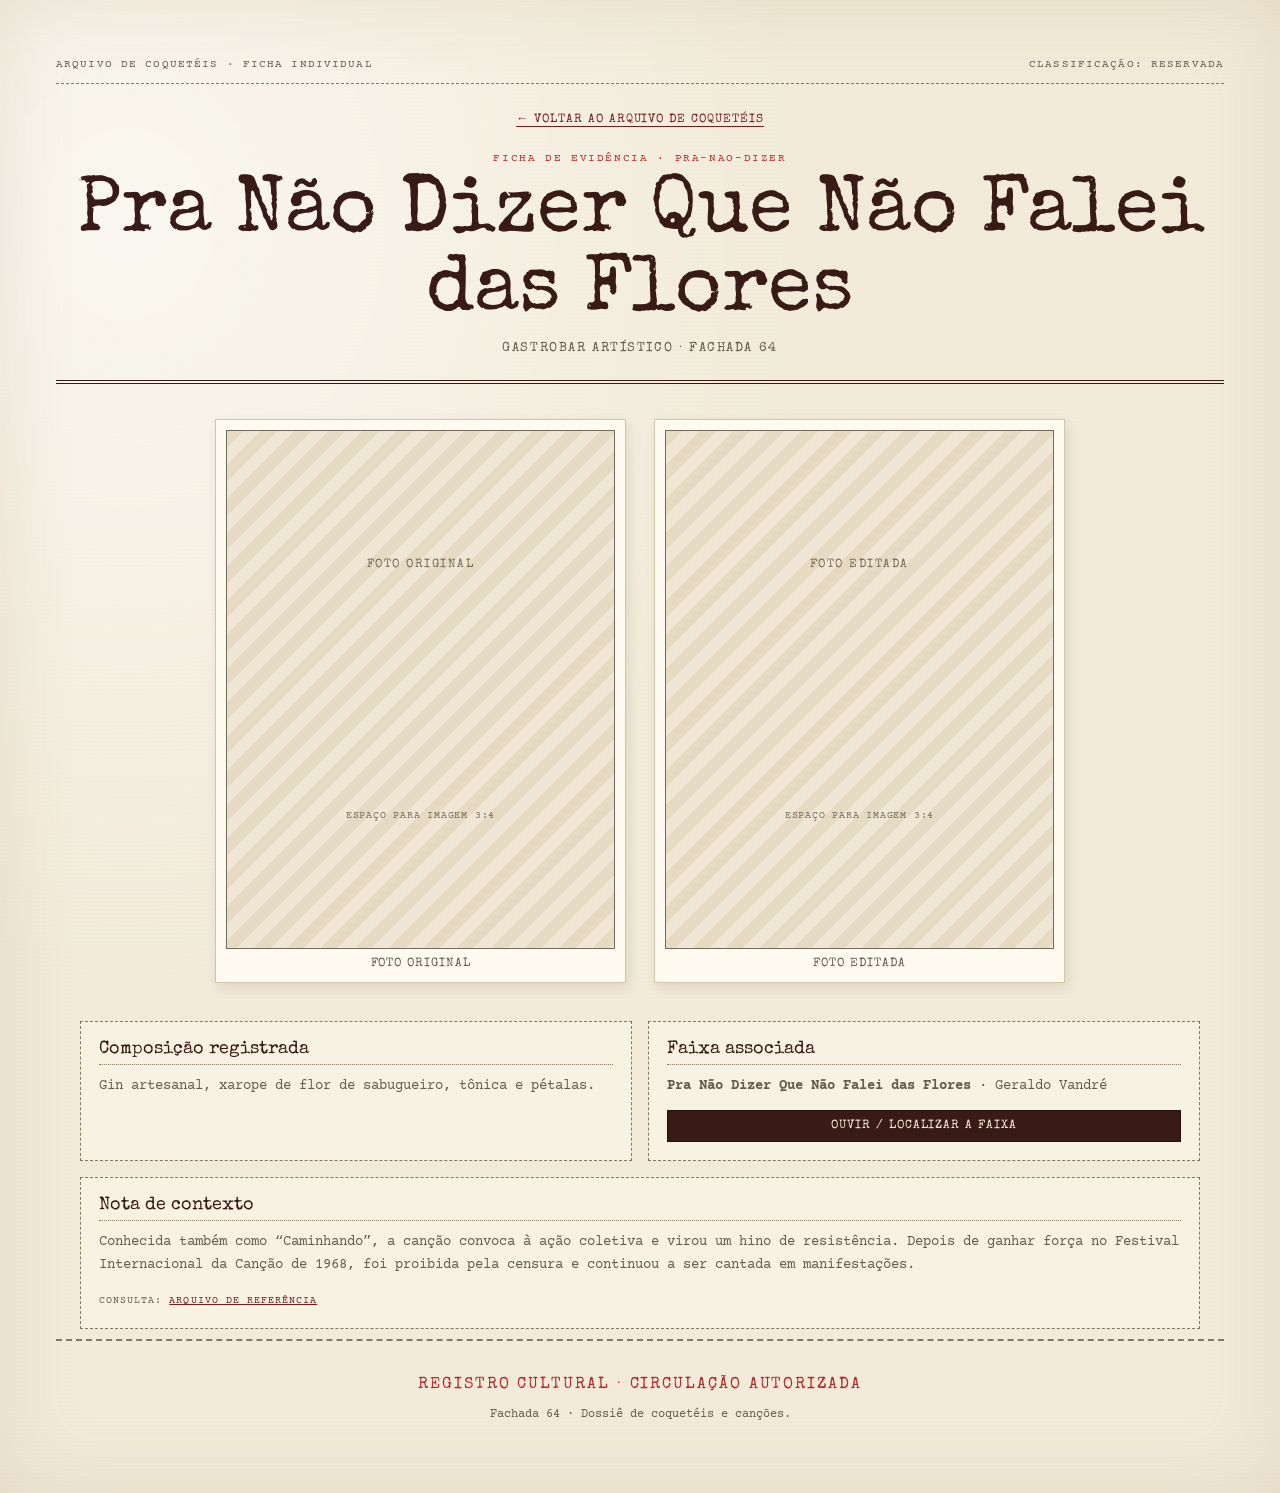
<file: drinks/pra-nao-dizer.html>
<!DOCTYPE html>
<html lang="pt-BR">
<head>
    <meta charset="UTF-8">
    <meta name="viewport" content="width=device-width, initial-scale=1">
    <title>Pra N&atilde;o Dizer Que N&atilde;o Falei das Flores | Arquivo Fachada 64</title>
    <link rel="preconnect" href="https://fonts.googleapis.com">
    <link rel="preconnect" href="https://fonts.gstatic.com" crossorigin>
    <link href="https://fonts.googleapis.com/css2?family=Courier+Prime:wght@400;700&family=Special+Elite&family=Staatliches&display=swap" rel="stylesheet">
    <link rel="stylesheet" href="../style.css">
</head>
<body>
    <div class="dossier">
        <div class="protocol"><span>Arquivo de coquet&eacute;is &middot; Ficha individual</span><span>Classifica&ccedil;&atilde;o: reservada</span></div>
        <header class="drink-detail-header">
            <a class="back-to-archive" href="../index.html#drinks">&larr; VOLTAR AO ARQUIVO DE COQUET&Eacute;IS</a>
            <p class="detail-kicker">FICHA DE EVID&Ecirc;NCIA &middot; PRA-NAO-DIZER</p>
            <h1>Pra N&atilde;o Dizer Que N&atilde;o Falei das Flores</h1>
            <p class="detail-subtitle">GASTROBAR ART&Iacute;STICO &middot; FACHADA 64</p>
        </header>
        <main class="drink-detail">
            <section class="detail-photo-pair" aria-label="Fotografias original e editada do drink">
                    <figure class="detail-photo original">
                        <div class="detail-photo-placeholder"><span>FOTO ORIGINAL</span><small>ESPA&Ccedil;O PARA IMAGEM 3:4</small></div>
                        <figcaption>FOTO ORIGINAL</figcaption>
                    </figure>
                    <figure class="detail-photo edited">
                        <div class="detail-photo-placeholder"><span>FOTO EDITADA</span><small>ESPA&Ccedil;O PARA IMAGEM 3:4</small></div>
                        <figcaption>FOTO EDITADA</figcaption>
                    </figure>
            </section>
            <div class="detail-record-grid">
                <section class="record-panel">
                    <h2>Composi&ccedil;&atilde;o registrada</h2>
                    <p>Gin artesanal, xarope de flor de sabugueiro, t&ocirc;nica e p&eacute;talas.</p>
                </section>
                <section class="record-panel">
                    <h2>Faixa associada</h2>
                    <p><strong>Pra N&atilde;o Dizer Que N&atilde;o Falei das Flores</strong> &middot; Geraldo Vandr&eacute;</p>
                    <a class="song" href="https://www.youtube.com/results?search_query=Pra+Nao+Dizer+Que+Nao+Falei+das+Flores+Geraldo+Vandre" target="_blank" rel="noopener noreferrer">OUVIR / LOCALIZAR A FAIXA</a>
                </section>
                <section class="record-panel record-wide">
                    <h2>Nota de contexto</h2>
                    <p>Conhecida tamb&eacute;m como &ldquo;Caminhando&rdquo;, a can&ccedil;&atilde;o convoca &agrave; a&ccedil;&atilde;o coletiva e virou um hino de resist&ecirc;ncia. Depois de ganhar for&ccedil;a no Festival Internacional da Can&ccedil;&atilde;o de 1968, foi proibida pela censura e continuou a ser cantada em manifesta&ccedil;&otilde;es.</p>
                    <p class="record-source">CONSULTA: <a href="https://memoriasdaditadura.org.br/cultura/pra-nao-dizer-que-nao-falei-das-flores/" target="_blank" rel="noopener noreferrer">ARQUIVO DE REFER&Ecirc;NCIA</a></p>
                </section>
            </div>
        </main>
        <footer><p class="footer-stamp">REGISTRO CULTURAL &middot; CIRCULA&Ccedil;&Atilde;O AUTORIZADA</p><p>Fachada 64 &middot; Dossi&ecirc; de coquet&eacute;is e can&ccedil;&otilde;es.</p></footer>
    </div>
</body>
</html>
</file>
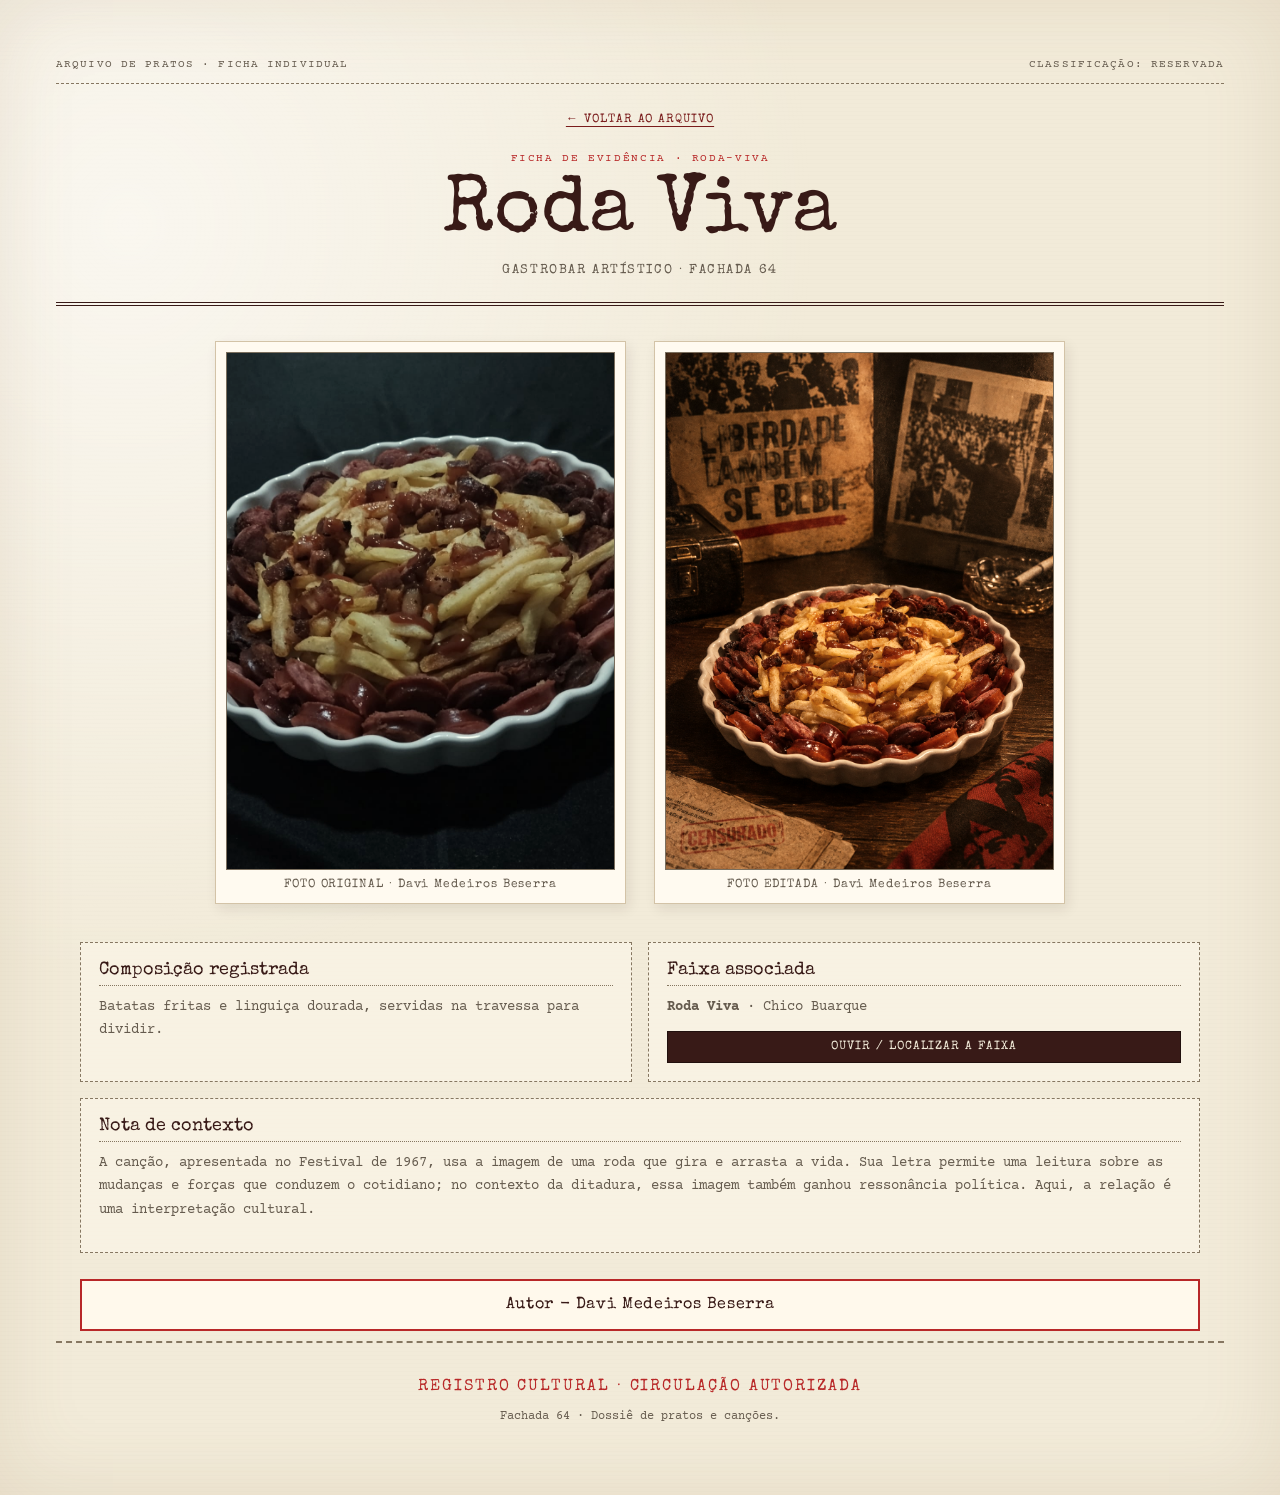
<file: drinks/roda-viva.html>
<!DOCTYPE html>
<html lang="pt-BR">
<head>
    <meta charset="UTF-8">
    <meta name="viewport" content="width=device-width, initial-scale=1">
    <title>Roda Viva | Arquivo Fachada 64</title>
    <link rel="preconnect" href="https://fonts.googleapis.com">
    <link rel="preconnect" href="https://fonts.gstatic.com" crossorigin>
    <link href="https://fonts.googleapis.com/css2?family=Courier+Prime:wght@400;700&family=Special+Elite&family=Staatliches&display=swap" rel="stylesheet">
    <link rel="stylesheet" href="../style.css">
</head>
<body>
    <div class="dossier">
        <div class="protocol"><span>Arquivo de pratos &middot; Ficha individual</span><span>Classifica&ccedil;&atilde;o: reservada</span></div>
        <header class="drink-detail-header">
            <a class="back-to-archive" href="../index.html#drinks">&larr; VOLTAR AO ARQUIVO</a>
            <p class="detail-kicker">FICHA DE EVID&Ecirc;NCIA &middot; RODA-VIVA</p>
            <h1>Roda Viva</h1>
            <p class="detail-subtitle">GASTROBAR ART&Iacute;STICO &middot; FACHADA 64</p>
        </header>
        <main class="drink-detail">
            <section class="detail-photo-pair" aria-label="Fotografias original e editada do prato">
                <figure class="detail-photo original">
                    <img src="../imagens/roda-viva.jpg" alt="Foto original da por&ccedil;&atilde;o Roda Viva">
                    <figcaption>FOTO ORIGINAL &middot; Davi Medeiros Beserra</figcaption>
                </figure>
                <figure class="detail-photo edited">
                    <img src="../imagens/roda-viva-IA.png" alt="Foto editada da por&ccedil;&atilde;o Roda Viva">
                    <figcaption>FOTO EDITADA &middot; Davi Medeiros Beserra</figcaption>
                </figure>
            </section>
            <div class="detail-record-grid">
                <section class="record-panel">
                    <h2>Composi&ccedil;&atilde;o registrada</h2>
                    <p>Batatas fritas e lingui&ccedil;a dourada, servidas na travessa para dividir.</p>
                </section>
                <section class="record-panel">
                    <h2>Faixa associada</h2>
                    <p><strong>Roda Viva</strong> &middot; Chico Buarque</p>
                    <a class="song" href="https://www.youtube.com/results?search_query=Roda+Viva+Chico+Buarque" target="_blank" rel="noopener noreferrer">OUVIR / LOCALIZAR A FAIXA</a>
                </section>
                <section class="record-panel record-wide">
                    <h2>Nota de contexto</h2>
                    <p>A can&ccedil;&atilde;o, apresentada no Festival de 1967, usa a imagem de uma roda que gira e arrasta a vida. Sua letra permite uma leitura sobre as mudan&ccedil;as e for&ccedil;as que conduzem o cotidiano; no contexto da ditadura, essa imagem tamb&eacute;m ganhou resson&acirc;ncia pol&iacute;tica. Aqui, a rela&ccedil;&atilde;o &eacute; uma interpreta&ccedil;&atilde;o cultural.</p>
                </section>
            </div>
            <p class="drink-author-detail">Autor - Davi Medeiros Beserra</p>
        </main>
        <footer><p class="footer-stamp">REGISTRO CULTURAL &middot; CIRCULA&Ccedil;&Atilde;O AUTORIZADA</p><p>Fachada 64 &middot; Dossi&ecirc; de pratos e can&ccedil;&otilde;es.</p></footer>
    </div>
</body>
</html>
</file>
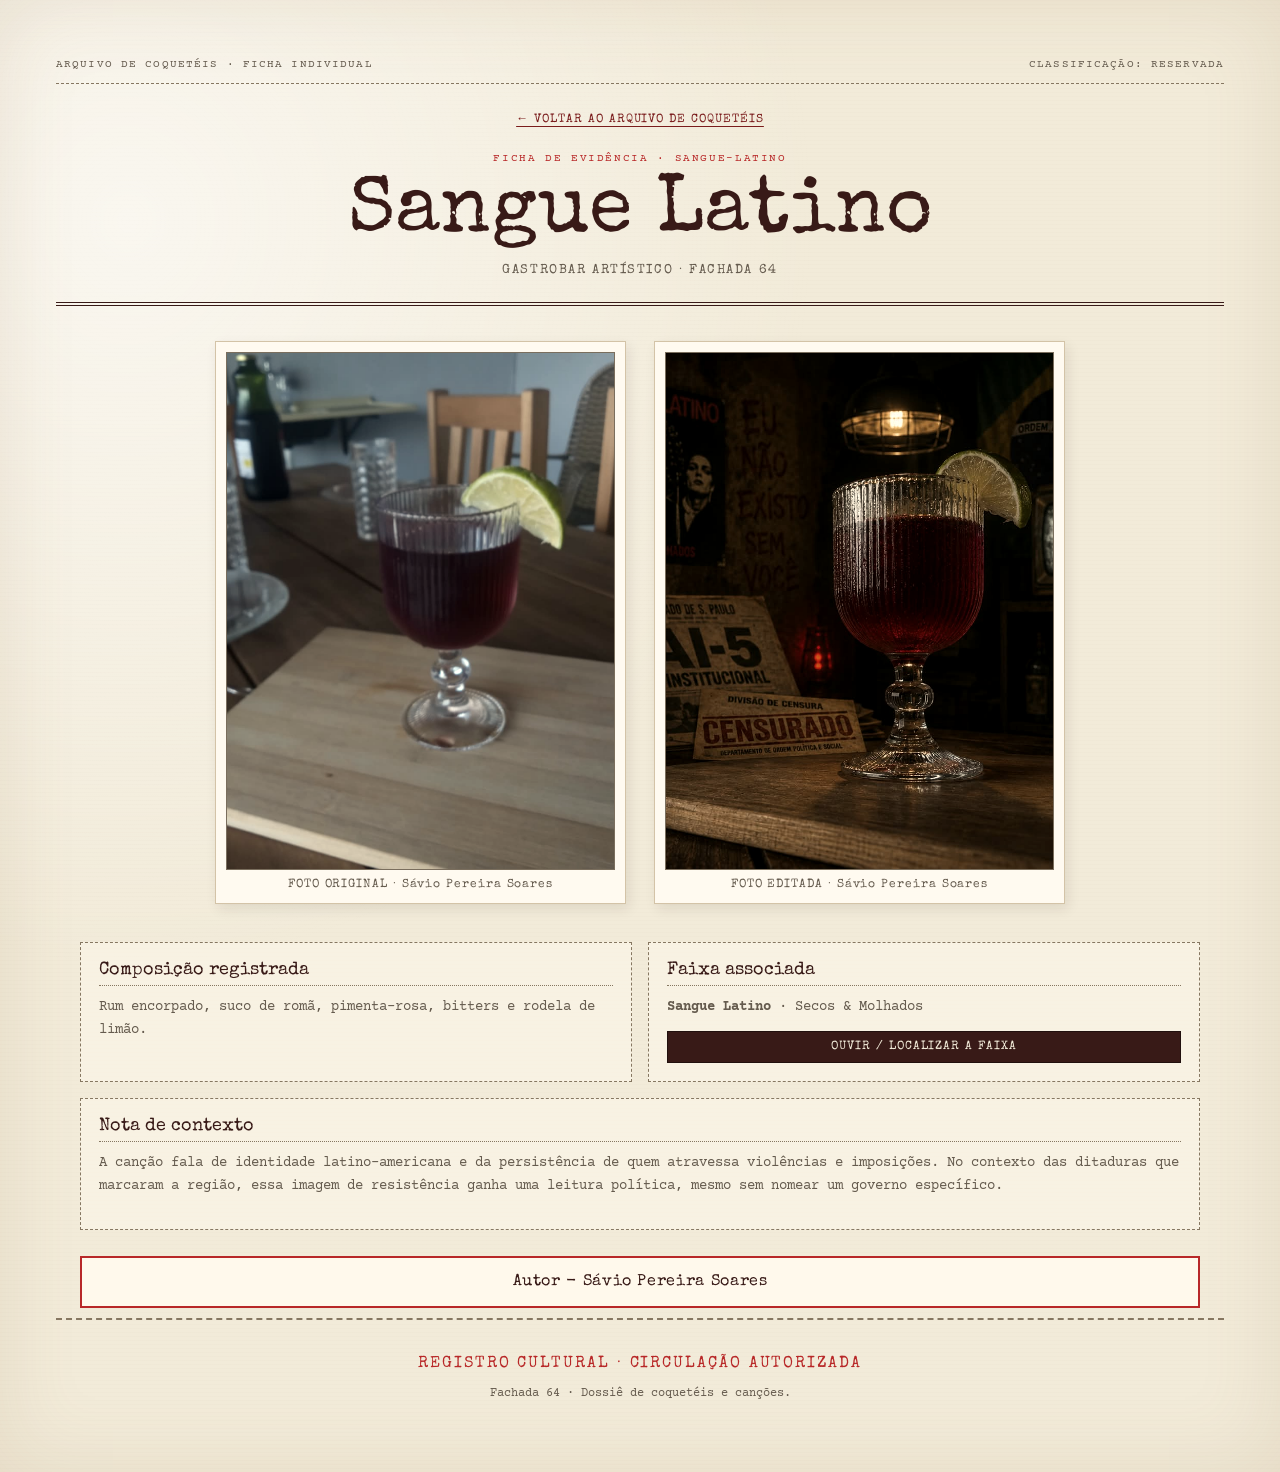
<file: drinks/sangue-latino.html>
<!DOCTYPE html>
<html lang="pt-BR">
<head>
    <meta charset="UTF-8">
    <meta name="viewport" content="width=device-width, initial-scale=1">
    <title>Sangue Latino | Arquivo Fachada 64</title>
    <link rel="preconnect" href="https://fonts.googleapis.com">
    <link rel="preconnect" href="https://fonts.gstatic.com" crossorigin>
    <link href="https://fonts.googleapis.com/css2?family=Courier+Prime:wght@400;700&family=Special+Elite&family=Staatliches&display=swap" rel="stylesheet">
    <link rel="stylesheet" href="../style.css">
</head>
<body>
    <div class="dossier">
        <div class="protocol"><span>Arquivo de coquet&eacute;is &middot; Ficha individual</span><span>Classifica&ccedil;&atilde;o: reservada</span></div>
        <header class="drink-detail-header">
            <a class="back-to-archive" href="../index.html#drinks">&larr; VOLTAR AO ARQUIVO DE COQUET&Eacute;IS</a>
            <p class="detail-kicker">FICHA DE EVID&Ecirc;NCIA &middot; SANGUE-LATINO</p>
            <h1>Sangue Latino</h1>
            <p class="detail-subtitle">GASTROBAR ART&Iacute;STICO &middot; FACHADA 64</p>
        </header>
        <main class="drink-detail">
            <section class="detail-photo-pair" aria-label="Fotografias original e editada do drink">
                    <figure class="detail-photo original">
                        <img src="../imagens/sangue-latino.jpg" alt="foto original do drink Sangue Latino">
                        <figcaption>FOTO ORIGINAL &middot; S&aacute;vio Pereira Soares</figcaption>
                    </figure>
                    <figure class="detail-photo edited">
                        <img class="sangue-latino-focus" src="../imagens/sangue-latino-IA.jpg" alt="Foto editada do drink Sangue Latino">
                        <figcaption>FOTO EDITADA &middot; S&aacute;vio Pereira Soares</figcaption>
                    </figure>
            </section>
            <div class="detail-record-grid">
                <section class="record-panel">
                    <h2>Composi&ccedil;&atilde;o registrada</h2>
                    <p>Rum encorpado, suco de rom&atilde;, pimenta-rosa, bitters e rodela de lim&atilde;o.</p>
                </section>
                <section class="record-panel">
                    <h2>Faixa associada</h2>
                    <p><strong>Sangue Latino</strong> &middot; Secos & Molhados</p>
                    <a class="song" href="https://www.youtube.com/results?search_query=Sangue+Latino+Secos+e+Molhados" target="_blank" rel="noopener noreferrer">OUVIR / LOCALIZAR A FAIXA</a>
                </section>
                <section class="record-panel record-wide">
                    <h2>Nota de contexto</h2>
                    <p>A can&ccedil;&atilde;o fala de identidade latino-americana e da persist&ecirc;ncia de quem atravessa viol&ecirc;ncias e imposi&ccedil;&otilde;es. No contexto das ditaduras que marcaram a regi&atilde;o, essa imagem de resist&ecirc;ncia ganha uma leitura pol&iacute;tica, mesmo sem nomear um governo espec&iacute;fico.</p>
                    
                </section>
            </div>
            <p class="drink-author-detail">Autor - S&aacute;vio Pereira Soares</p>
        </main>
        <footer><p class="footer-stamp">REGISTRO CULTURAL &middot; CIRCULA&Ccedil;&Atilde;O AUTORIZADA</p><p>Fachada 64 &middot; Dossi&ecirc; de coquet&eacute;is e can&ccedil;&otilde;es.</p></footer>
    </div>
</body>
</html>
</file>
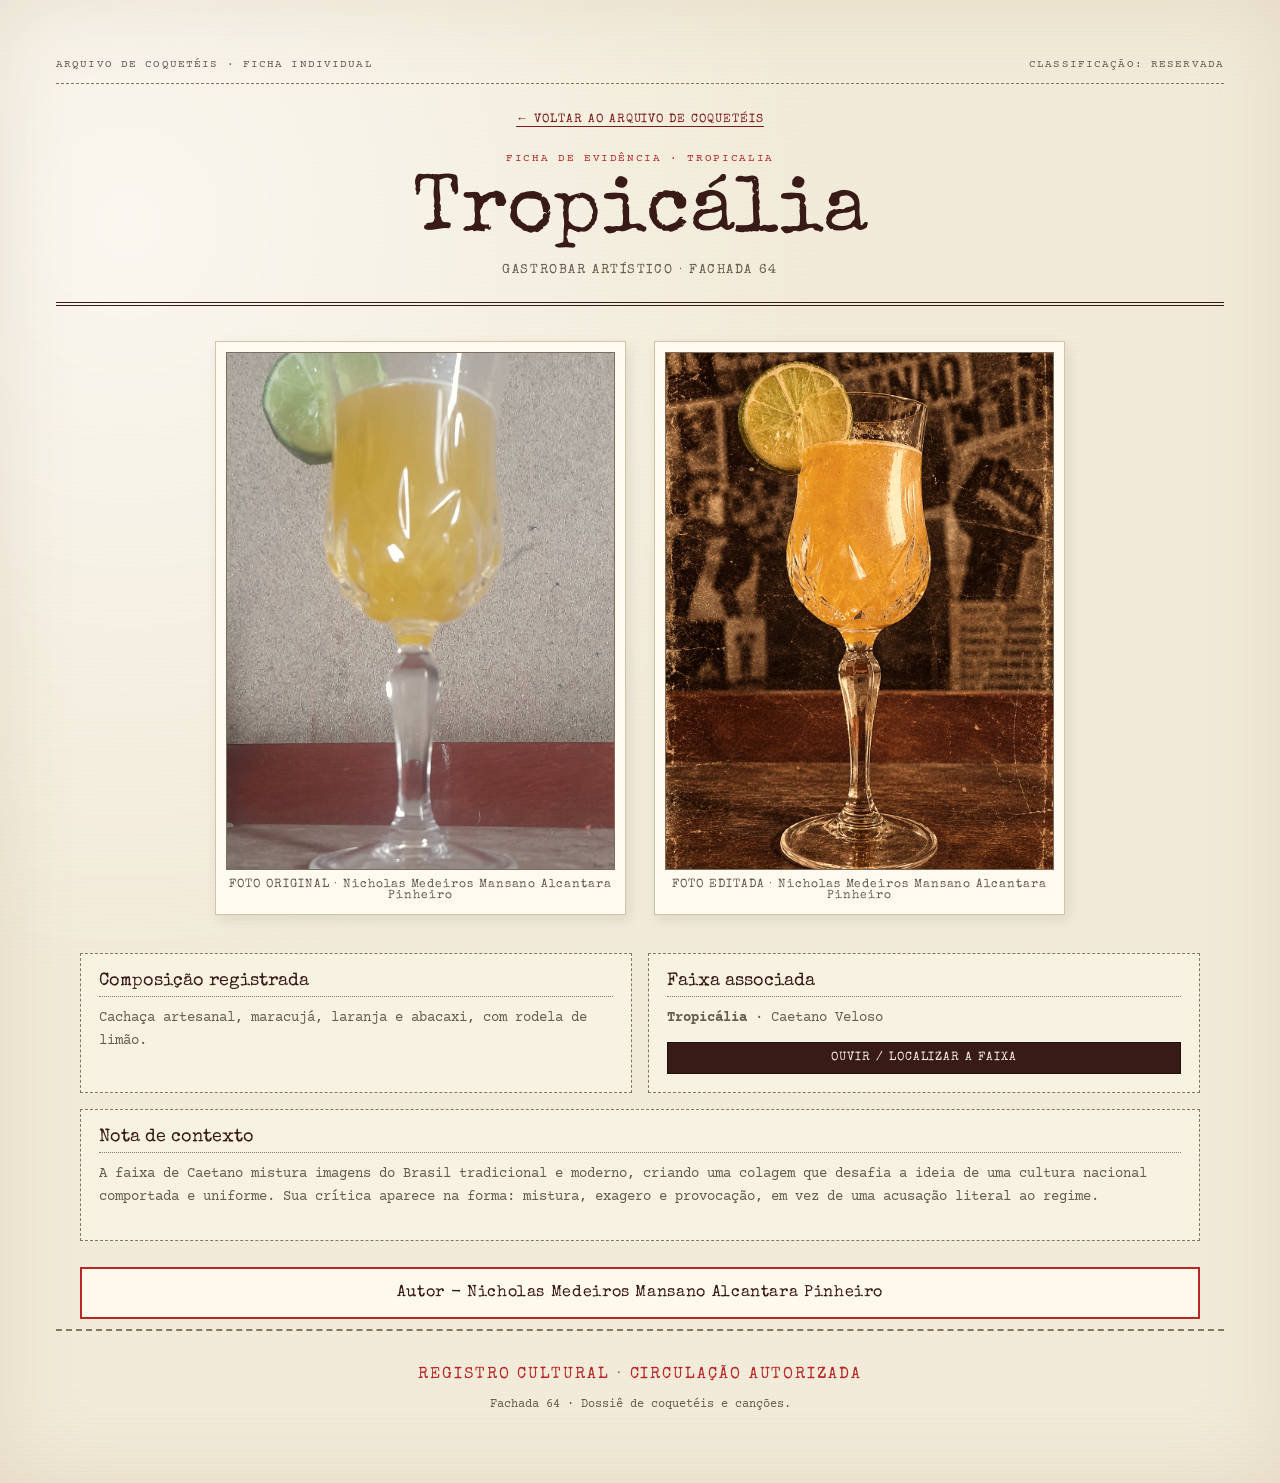
<file: drinks/tropicalia.html>
<!DOCTYPE html>
<html lang="pt-BR">
<head>
    <meta charset="UTF-8">
    <meta name="viewport" content="width=device-width, initial-scale=1">
    <title>Tropic&aacute;lia | Arquivo Fachada 64</title>
    <link rel="preconnect" href="https://fonts.googleapis.com">
    <link rel="preconnect" href="https://fonts.gstatic.com" crossorigin>
    <link href="https://fonts.googleapis.com/css2?family=Courier+Prime:wght@400;700&family=Special+Elite&family=Staatliches&display=swap" rel="stylesheet">
    <link rel="stylesheet" href="../style.css">
</head>
<body>
    <div class="dossier">
        <div class="protocol"><span>Arquivo de coquet&eacute;is &middot; Ficha individual</span><span>Classifica&ccedil;&atilde;o: reservada</span></div>
        <header class="drink-detail-header">
            <a class="back-to-archive" href="../index.html#drinks">&larr; VOLTAR AO ARQUIVO DE COQUET&Eacute;IS</a>
            <p class="detail-kicker">FICHA DE EVID&Ecirc;NCIA &middot; TROPICALIA</p>
            <h1>Tropic&aacute;lia</h1>
            <p class="detail-subtitle">GASTROBAR ART&Iacute;STICO &middot; FACHADA 64</p>
        </header>
        <main class="drink-detail">
            <section class="detail-photo-pair" aria-label="Fotografias original e editada do drink">
                    <figure class="detail-photo original">
                        <img src="../imagens/tropicalia.jpg" alt="foto original do drink Tropic&aacute;lia">
                        <figcaption>FOTO ORIGINAL &middot; Nicholas Medeiros Mansano Alcantara Pinheiro</figcaption>
                    </figure>
                    <figure class="detail-photo edited">
                        <img src="../imagens/tropicalia-IA.jpg" alt="foto editada do drink Tropic&aacute;lia">
                        <figcaption>FOTO EDITADA &middot; Nicholas Medeiros Mansano Alcantara Pinheiro</figcaption>
                    </figure>
            </section>
            <div class="detail-record-grid">
                <section class="record-panel">
                    <h2>Composi&ccedil;&atilde;o registrada</h2>
                    <p>Cacha&ccedil;a artesanal, maracuj&aacute;, laranja e abacaxi, com rodela de lim&atilde;o.</p>
                </section>
                <section class="record-panel">
                    <h2>Faixa associada</h2>
                    <p><strong>Tropic&aacute;lia</strong> &middot; Caetano Veloso</p>
                    <a class="song" href="https://www.youtube.com/results?search_query=Tropicalia+Caetano+Veloso" target="_blank" rel="noopener noreferrer">OUVIR / LOCALIZAR A FAIXA</a>
                </section>
                <section class="record-panel record-wide">
                    <h2>Nota de contexto</h2>
                    <p>A faixa de Caetano mistura imagens do Brasil tradicional e moderno, criando uma colagem que desafia a ideia de uma cultura nacional comportada e uniforme. Sua cr&iacute;tica aparece na forma: mistura, exagero e provoca&ccedil;&atilde;o, em vez de uma acusa&ccedil;&atilde;o literal ao regime.</p>
                    
                </section>
            </div>
            <p class="drink-author-detail">Autor - Nicholas Medeiros Mansano Alcantara Pinheiro</p>
        </main>
        <footer><p class="footer-stamp">REGISTRO CULTURAL &middot; CIRCULA&Ccedil;&Atilde;O AUTORIZADA</p><p>Fachada 64 &middot; Dossi&ecirc; de coquet&eacute;is e can&ccedil;&otilde;es.</p></footer>
    </div>
</body>
</html>
</file>
<file: style.css>
:root {
            --paper: #f2ebd9;
            --paper2: #e6dac3;
            --ink: #24211d;
            --muted: #655b4e;
            --red: #b82828;
            --red-dark: #7a1c1c;
            --coffee: #381a17;
            --line: #867761;
            --white: #fffaf0
        }

        * {
            box-sizing: border-box
        }

        html {
            scroll-behavior: smooth;
            scroll-padding-top: 76px
        }

        body {
            margin: 0;
            background: var(--paper);
            color: var(--ink);
            font: 16px/1.6 'Courier Prime', monospace;
            padding: 0
        }

        a {
            color: inherit
        }

        .dossier {
            width: 100%;
            max-width: none;
            min-height: 100vh;
            margin: 0;
            padding: clamp(22px, 5vw, 56px);
            position: relative;
            overflow: visible;
            border: 0;
            background-color: var(--paper);
            background-image: radial-gradient(ellipse at 10% 15%, rgba(255, 255, 255, .6), transparent 42%), repeating-linear-gradient(0deg, transparent 0 3px, rgba(74, 52, 27, .025) 4px);
            box-shadow: inset 0 0 80px #8f6b3a22
        }

        .dossier:before { content: none; }

        .masthead,
        .protocol,
        nav,
        main,
        footer {
            position: relative;
            z-index: 1
        }

        .protocol {
            display: flex;
            justify-content: space-between;
            gap: 12px;
            flex-wrap: wrap;
            padding-bottom: 9px;
            border-bottom: 1px dashed var(--line);
            font-size: .7rem;
            letter-spacing: .1em;
            color: var(--muted);
            text-transform: uppercase
        }

        .masthead {
            padding: 42px 0 24px;
            text-align: center;
            border-bottom: 4px double var(--coffee)
        }

        .stamps {
            display: flex;
            justify-content: center;
            gap: 10px;
            flex-wrap: wrap;
            margin-bottom: 18px
        }

        .stamp {
            padding: 2px 9px;
            border: 2px double var(--red);
            color: var(--red);
            font: .78rem 'Special Elite', cursive;
            letter-spacing: .13em;
            transform: rotate(-2deg)
        }

        .stamp:nth-child(2) {
            transform: rotate(2deg)
        }

        .stamp:nth-child(3) {
            transform: rotate(-1deg)
        }

        .brand-lockup {
            display: flex;
            align-items: center;
            justify-content: center;
            gap: clamp(12px, 2vw, 22px);
        }

        .brand-mark {
            display: block;
            width: clamp(54px, 8vw, 88px);
            aspect-ratio: 1;
            object-fit: contain;
            border-radius: 50%;
            box-shadow: 0 3px 12px #21160f30;
            animation: record-spin 8s linear infinite;
        }

        @keyframes record-spin {
            to { transform: rotate(360deg); }
        }

        @media (prefers-reduced-motion: reduce) {
            .brand-mark { animation: none; }
        }

        h1 {
            margin: 0;
            color: var(--coffee);
            font: clamp(3.6rem, 11vw, 7.6rem)/.84 'Staatliches', sans-serif;
            letter-spacing: .055em
        }

        h1 span {
            color: var(--red)
        }

        .subtitle {
            margin: 15px 0 0;
            font: 1rem 'Special Elite', cursive;
            letter-spacing: .22em;
            color: var(--muted)
        }

        .mast-note {
            font-size: .8rem;
            color: var(--muted);
            margin: 10px 0 0
        }

        nav {
            position: sticky;
            top: 0;
            z-index: 20;
            margin: 0 calc(clamp(22px, 5vw, 56px)*-1) 44px;
            background: var(--coffee);
            box-shadow: 0 5px 12px #17100c30
        }

        .nav-list {
            display: flex;
            justify-content: center;
            gap: 4px;
            flex-wrap: wrap;
            list-style: none;
            margin: 0;
            padding: 5px 12px
        }

        .nav-list a {
            display: block;
            padding: 12px 16px;
            color: #f2ebd9;
            text-decoration: none;
            font: .9rem 'Special Elite', cursive;
            letter-spacing: .12em;
            transition: background .2s, color .2s
        }

        .nav-list a:hover,
        .nav-list a:focus-visible {
            background: var(--red);
            color: #fff;
            outline: none
        }

        .section {
            margin: 0 0 56px;
            scroll-margin-top: 20px
        }

        .section-head {
            display: flex;
            justify-content: space-between;
            align-items: baseline;
            gap: 15px;
            border-bottom: 2px dotted var(--line);
            margin-bottom: 20px;
            padding-bottom: 7px
        }

        .section h2 {
            margin: 0;
            color: var(--coffee);
            font: clamp(1.35rem, 3.7vw, 2rem)/1.15 'Special Elite', cursive;
            letter-spacing: .035em
        }

        .section-no {
            color: var(--red);
            font-size: .7rem;
            letter-spacing: .12em;
            white-space: nowrap
        }

        .manifesto {
            padding: clamp(18px, 4vw, 32px);
            border: 1px dashed var(--line);
            background: #fff9ec99;
            line-height: 1.85
        }

        .manifesto p {
            margin: 0 0 14px
        }

        .manifesto p:last-child {
            margin: 0
        }

        .red-note {
            color: var(--red-dark);
            font-style: italic
        }

        .blackout {
            display: inline-block;
            padding: 0 5px;
            background: #151311;
            color: #151311;
            user-select: none
        }

        .intro-line {
            font: 1.1rem 'Special Elite', cursive;
            color: var(--coffee)
        }

        .carousel-hint {
            margin: -8px 0 12px;
            color: var(--red-dark);
            font-size: .68rem;
            letter-spacing: .1em
        }

        .drinks-grid {
            display: flex;
            gap: 18px;
            overflow-x: auto;
            overscroll-behavior-x: contain;
            scroll-snap-type: x mandatory;
            scroll-padding-inline: 2px;
            padding: 3px 2px 18px;
            margin: 0 -2px 32px;
            scrollbar-color: var(--red) var(--paper2);
            scrollbar-width: thin
        }

        .drinks-grid:focus-visible {
            outline: 2px dashed var(--red);
            outline-offset: 4px
        }

        .drink-card {
            flex: 0 0 clamp(250px, 28vw, 330px);
            min-width: 0;
            scroll-snap-align: start;
            display: flex;
            flex-direction: column;
            padding: 13px;
            background: var(--white);
            border: 1px solid #d3c3a7;
            box-shadow: 3px 5px 12px #28190f18;
            transition: transform .2s, box-shadow .2s
        }

        .drink-card:hover {
            transform: translateY(-4px) rotate(-.3deg);
            box-shadow: 5px 10px 18px #28190f2b
        }

        .drink-photo-placeholder,
        .drink-thumb-placeholder {
            aspect-ratio: 3 / 4;
            width: 100%;
            margin: 0 0 12px;
            display: flex;
            flex-direction: column;
            align-items: center;
            justify-content: center;
            gap: 8px;
            border: 1px dashed #73695d;
            background: repeating-linear-gradient(135deg, #e6dac3 0 12px, #efe6d5 12px 24px);
            color: #766b59;
            text-align: center;
            font: .82rem 'Special Elite', cursive;
            letter-spacing: .12em
        }

        .drink-photo-placeholder small,
        .drink-thumb-placeholder small {
            font: .62rem 'Courier Prime', monospace;
            letter-spacing: .1em
        }

        .drink-thumb {
            display: block;
            width: 100%;
            aspect-ratio: 3 / 4;
            object-fit: cover;
            margin: 0 0 12px;
            border: 1px solid #73695d;
            filter: sepia(.25) contrast(1.04)
        }

        .drink-thumb.sangue-latino-thumb { object-position: 72% center; }

        .drink-card h3 {
            min-height: 2.4em;
            margin: 0 0 12px;
            color: var(--coffee);
            font: 1.08rem/1.2 'Special Elite', cursive
        }

        .drink-author-card {
            margin: -7px 0 2px;
            color: var(--muted);
            font: .62rem 'Courier Prime', monospace;
            line-height: 1.25
        }

        .drink-author-detail {
            margin: 26px 0 0;
            padding: 16px;
            border: 2px solid var(--red);
            background: #fff9ec;
            color: var(--coffee);
            text-align: center;
            font: 1rem 'Special Elite', cursive;
            letter-spacing: .04em
        }

        .view-more {
            display: block;
            margin-top: 8px;
            padding: 9px 10px;
            text-align: center;
            text-decoration: none;
            color: var(--paper);
            background: var(--coffee);
            border: 1px solid #21100e;
            font: .76rem 'Special Elite', cursive;
            letter-spacing: .1em;
            transition: background .2s
        }

        .view-more:hover, .view-more:focus-visible {
            background: var(--red);
            outline: 2px solid #fff;
            outline-offset: 2px
        }

        .drink-detail-header {
            padding: 22px 0 25px;
            text-align: center;
            border-bottom: 4px double var(--coffee)
        }

        .back-to-archive {
            display: inline-block;
            margin-bottom: 24px;
            color: var(--red-dark);
            font: .75rem 'Special Elite', cursive;
            letter-spacing: .08em;
            text-decoration-thickness: 1px;
            text-underline-offset: 4px
        }

        .detail-kicker {
            margin: 0 0 8px;
            color: var(--red);
            font-size: .68rem;
            letter-spacing: .15em
        }

        .drink-detail-header h1 {
            margin: 0;
            color: var(--coffee);
            font: clamp(2.4rem, 7vw, 5rem)/.98 'Special Elite', cursive;
            letter-spacing: 0
        }

        .detail-subtitle {
            margin: 10px 0 0;
            color: var(--muted);
            font: .82rem 'Special Elite', cursive;
            letter-spacing: .12em
        }

        .drink-detail {
            max-width: 1120px;
            margin: 0 auto;
            padding: 35px 0 10px
        }

        .detail-photo-pair {
            display: grid;
            grid-template-columns: repeat(2, minmax(0, 1fr));
            gap: clamp(14px, 3vw, 28px);
            max-width: 850px;
            margin: 0 auto 38px
        }

        .detail-photo {
            min-width: 0;
            margin: 0;
            padding: 10px 10px 13px;
            background: var(--white);
            border: 1px solid #d3c3a7;
            box-shadow: 3px 5px 12px #28190f18
        }

        .detail-photo img,
        .detail-photo-placeholder {
            display: grid;
            place-items: center;
            width: 100%;
            aspect-ratio: 3 / 4;
            object-fit: cover;
            border: 1px solid #73695d
        }

        .detail-photo img { filter: sepia(.25) contrast(1.04); }

        .sangue-latino-focus { object-position: 72% center; }

        .menu-intro { margin: -8px 0 18px; color: var(--muted); font-size: .84rem; font-style: italic; }

        .detail-photo-placeholder {
            gap: 8px;
            padding: 12px;
            text-align: center;
            background: repeating-linear-gradient(135deg, #e6dac3 0 12px, #efe6d5 12px 24px);
            color: #766b59;
            font: .78rem 'Special Elite', cursive;
            letter-spacing: .12em
        }

        .detail-photo-placeholder small {
            font: .62rem 'Courier Prime', monospace;
            letter-spacing: .08em
        }

        .detail-photo figcaption {
            margin-top: 9px;
            color: var(--muted);
            text-align: center;
            font: .72rem 'Special Elite', cursive;
            letter-spacing: .08em
        }

        .detail-record-grid {
            display: grid;
            grid-template-columns: repeat(2, minmax(0, 1fr));
            gap: 16px
        }

        .record-panel {
            padding: 18px;
            border: 1px dashed var(--line);
            background: #fff9ec88
        }

        .record-panel h2 {
            margin: 0 0 10px;
            padding-bottom: 6px;
            border-bottom: 1px dotted var(--line);
            color: var(--coffee);
            font: 1.15rem 'Special Elite', cursive
        }

        .record-panel p {
            margin: 0 0 12px;
            color: var(--muted);
            font-size: .9rem
        }

        .record-wide { grid-column: 1 / -1; }

        .record-source {
            margin: 16px 0 0 !important;
            font-size: .65rem !important;
            letter-spacing: .1em
        }

        .record-source a { color: var(--red-dark); }


        .evidence {
            align-self: flex-start;
            margin: 0 0 7px;
            color: var(--red);
            border: 1px solid var(--red);
            padding: 1px 6px;
            font: .66rem 'Special Elite', cursive;
            letter-spacing: .08em
        }

        .drink-card h3 {
            font: 1.15rem/1.2 'Special Elite', cursive;
            color: var(--coffee);
            margin: 0 0 9px
        }

        .ingredients {
            flex: 1;
            padding-top: 8px;
            margin: 0 0 12px;
            border-top: 1px dashed var(--line);
            font-size: .82rem;
            color: var(--muted)
        }

        .ingredients strong {
            display: block;
            font-size: .68rem;
            letter-spacing: .1em;
            color: var(--ink);
            text-transform: uppercase
        }

        .song {
            display: block;
            padding: 9px;
            text-align: center;
            text-decoration: none;
            color: var(--paper);
            background: var(--coffee);
            border: 1px solid #21100e;
            font: .75rem 'Special Elite', cursive;
            letter-spacing: .08em;
            transition: background .2s
        }

        .song:hover,
        .song:focus-visible {
            background: var(--red);
            outline: 2px solid #fff;
            outline-offset: 2px
        }

        .menu-sheet {
            padding: clamp(18px, 4vw, 34px);
            background: #fff9ec88;
            border: 1px dashed var(--line)
        }

        .menu-subtitle {
            margin: 24px 0 15px;
            padding-bottom: 6px;
            border-bottom: 1px solid var(--line);
            font: 1.1rem 'Special Elite', cursive;
            color: var(--red-dark)
        }

        .menu-subtitle:first-child {
            margin-top: 0
        }

        .menu-item {
            margin: 0 0 16px
        }

        .item-line {
            display: flex;
            align-items: baseline;
            font-weight: bold;
            gap: 3px
        }

        .item-name {
            min-width: 0;
            background: var(--paper);
            padding-right: 5px
        }

        .item-dots {
            flex: 1;
            min-width: 10px;
            border-bottom: 2px dotted var(--line);
            transform: translateY(-4px)
        }

        .item-price {
            white-space: nowrap;
            padding-left: 5px;
            background: var(--paper);
            font-family: 'Special Elite', cursive;
            color: var(--red)
        }

        .item-desc {
            margin-top: 3px;
            color: var(--muted);
            font-size: .82rem;
            font-style: italic
        }

        .evidence-grid {
            display: grid;
            grid-template-columns: repeat(2, minmax(0, 1fr));
            align-items: start;
            gap: clamp(18px, 3vw, 28px);
            padding: 8px 8px 16px
        }

        .polaroid {
            padding: 11px 11px 20px;
            background: #fff9ed;
            border: 1px solid #d4c4a8;
            box-shadow: 2px 5px 12px #21160f24;
            transform: rotate(-1.5deg);
            transition: transform .25s
        }

        .polaroid:nth-child(even) {
            transform: rotate(2deg)
        }

        .polaroid:hover {
            transform: rotate(0) scale(1.025);
            z-index: 2
        }

        .polaroid img {
            display: block;
            width: 100%;
            aspect-ratio: 3 / 2;
            object-fit: cover;
            filter: sepia(.45) contrast(1.06);
            border: 1px solid #625649
        }

        .photo-placeholder {
            display: grid;
            place-items: center;
            width: 100%;
            height: 190px;
            padding: 12px;
            border: 1px dashed #73695d;
            background: repeating-linear-gradient(135deg, #e6dac3 0 12px, #efe6d5 12px 24px);
            color: #766b59;
            text-align: center;
            font: .72rem 'Special Elite', cursive;
            letter-spacing: .1em
        }

        .caption {
            margin-top: 12px;
            text-align: center;
            color: var(--muted);
            font: .8rem 'Special Elite', cursive
        }

        .partner-ad {
            position: relative;
            margin: 0 0 52px;
            padding: clamp(18px, 4vw, 30px);
            overflow: hidden;
            border: 1px solid var(--line);
            outline: 1px dashed #86776188;
            outline-offset: -7px;
            background: linear-gradient(112deg, #e6dac3 0%, #f6efdf 58%, #e9ddc7 100%);
            box-shadow: 4px 6px 14px #21160f1c;
        }

        .partner-ad-body {
            display: grid;
            grid-template-columns: minmax(0, .85fr) minmax(0, 1.15fr);
            align-items: center;
            gap: clamp(18px, 3vw, 32px);
            padding-top: 16px
        }

        .partner-ad-copy { min-width: 0; }

        .partner-ad-image {
            display: block;
            width: 100%;
            max-height: 360px;
            object-fit: cover;
            border: 1px solid #6f5a3e;
            filter: sepia(.12) contrast(1.03);
            box-shadow: 2px 4px 10px #21160f26
        }

        .partner-ad-head {
            display: flex;
            justify-content: space-between;
            gap: 12px;
            flex-wrap: wrap;
            padding-bottom: 9px;
            border-bottom: 1px dashed var(--line);
            color: var(--muted);
            font-size: .67rem;
            letter-spacing: .12em;
        }

        .partner-class {
            color: var(--red);
            border: 1px solid var(--red);
            padding: 0 6px;
            font-family: 'Special Elite', cursive;
        }

        .partner-frequency {
            margin: 18px 0 5px;
            color: var(--red-dark);
            font-size: .7rem;
            letter-spacing: .13em;
        }

        .partner-ad h2 {
            margin: 0;
            color: var(--coffee);
            font: clamp(2rem, 7vw, 3.4rem)/1 'Staatliches', sans-serif;
            letter-spacing: .04em;
        }

        .partner-tagline {
            margin: 10px 0 4px;
            color: var(--coffee);
            font: 1.15rem 'Special Elite', cursive;
        }

        .partner-copy {
            max-width: 58ch;
            margin: 5px 0 16px;
            color: var(--muted);
            font-size: .9rem;
        }

        .partner-link {
            display: inline-block;
            padding: 9px 13px;
            background: var(--coffee);
            color: var(--paper);
            border: 1px solid #21100e;
            text-decoration: none;
            font: .76rem 'Special Elite', cursive;
            letter-spacing: .08em;
            transition: background .2s;
        }

        .partner-link:hover, .partner-link:focus-visible {
            background: var(--red);
            outline: 2px solid #fff;
            outline-offset: 2px;
        }

        .partner-footnote {
            margin: 13px 0 0;
            color: var(--muted);
            font-size: .65rem;
            letter-spacing: .05em;
        }

        .bulletin {
            padding: 20px;
            border: 3px double var(--red);
            background: #fff8eb80
        }

        .bulletin-kicker {
            margin: 0 0 10px;
            color: var(--red);
            font-size: .72rem;
            letter-spacing: .15em
        }

        .agenda {
            list-style: none;
            margin: 0;
            padding: 0
        }

        .agenda li {
            padding: 14px 0;
            border-top: 1px dashed var(--line)
        }

        .agenda time {
            display: block;
            color: var(--red-dark);
            font: .85rem 'Special Elite', cursive
        }

        .agenda strong {
            display: block;
            color: var(--coffee);
            font-size: 1.04rem
        }

        .agenda p {
            margin: 3px 0 0;
            color: var(--muted);
            font-size: .88rem
        }

        footer {
            padding-top: 20px;
            border-top: 2px dashed var(--line);
            text-align: center;
            color: var(--muted);
            font-size: .78rem
        }

        .footer-stamp {
            margin-bottom: 10px;
            color: var(--red);
            font: 1rem 'Special Elite', cursive;
            letter-spacing: .12em
        }

        .footer-small {
            margin-top: 8px;
            font-size: .68rem
        }

        .sr-only {
            position: absolute;
            width: 1px;
            height: 1px;
            padding: 0;
            margin: -1px;
            overflow: hidden;
            clip: rect(0, 0, 0, 0);
            white-space: nowrap;
            border: 0
        }

        @media(max-width:600px) {
            body {
                padding: 0
            }

            .dossier {
                padding: 22px 18px;
                border: 0
            }

            .photo-placeholder { height: 170px; }

            .evidence-grid { grid-template-columns: minmax(0, 1fr); gap: 22px; }

            html { scroll-padding-top: 96px; }

            .dossier:before { content: none; }

            .protocol {
                font-size: .58rem
            }

            .masthead {
                padding: 38px 0 20px
            }

            .subtitle {
                font-size: .84rem;
                letter-spacing: .12em
            }

            .nav-list {
                gap: 0;
                padding: 4px
            }

            .nav-list a {
                padding: 10px 9px;
                font-size: .78rem
            }

            .section {
                margin-bottom: 42px
            }

            .section-head {
                align-items: flex-start
            }

            .section-no {
                font-size: .58rem
            }

            .item-line {
                font-size: .9rem
            }

            .item-name {
                overflow-wrap: anywhere
            }

            .drink-card {
                flex-basis: min(82vw, 320px)
            }

            .partner-ad-body {
                grid-template-columns: 1fr
            }

            .partner-ad-image { max-height: none; }

            .detail-photo-pair,
            .detail-record-grid {
                grid-template-columns: 1fr
            }

            .record-wide { grid-column: auto; }

            .drink-detail-header h1 { font-size: clamp(2rem, 10vw, 3.2rem); }
        }

        @media(prefers-reduced-motion:reduce) {
            html {
                scroll-behavior: auto
            }

            *,
            *:before,
            *:after {
                transition: none !important
            }
        }
</file>
